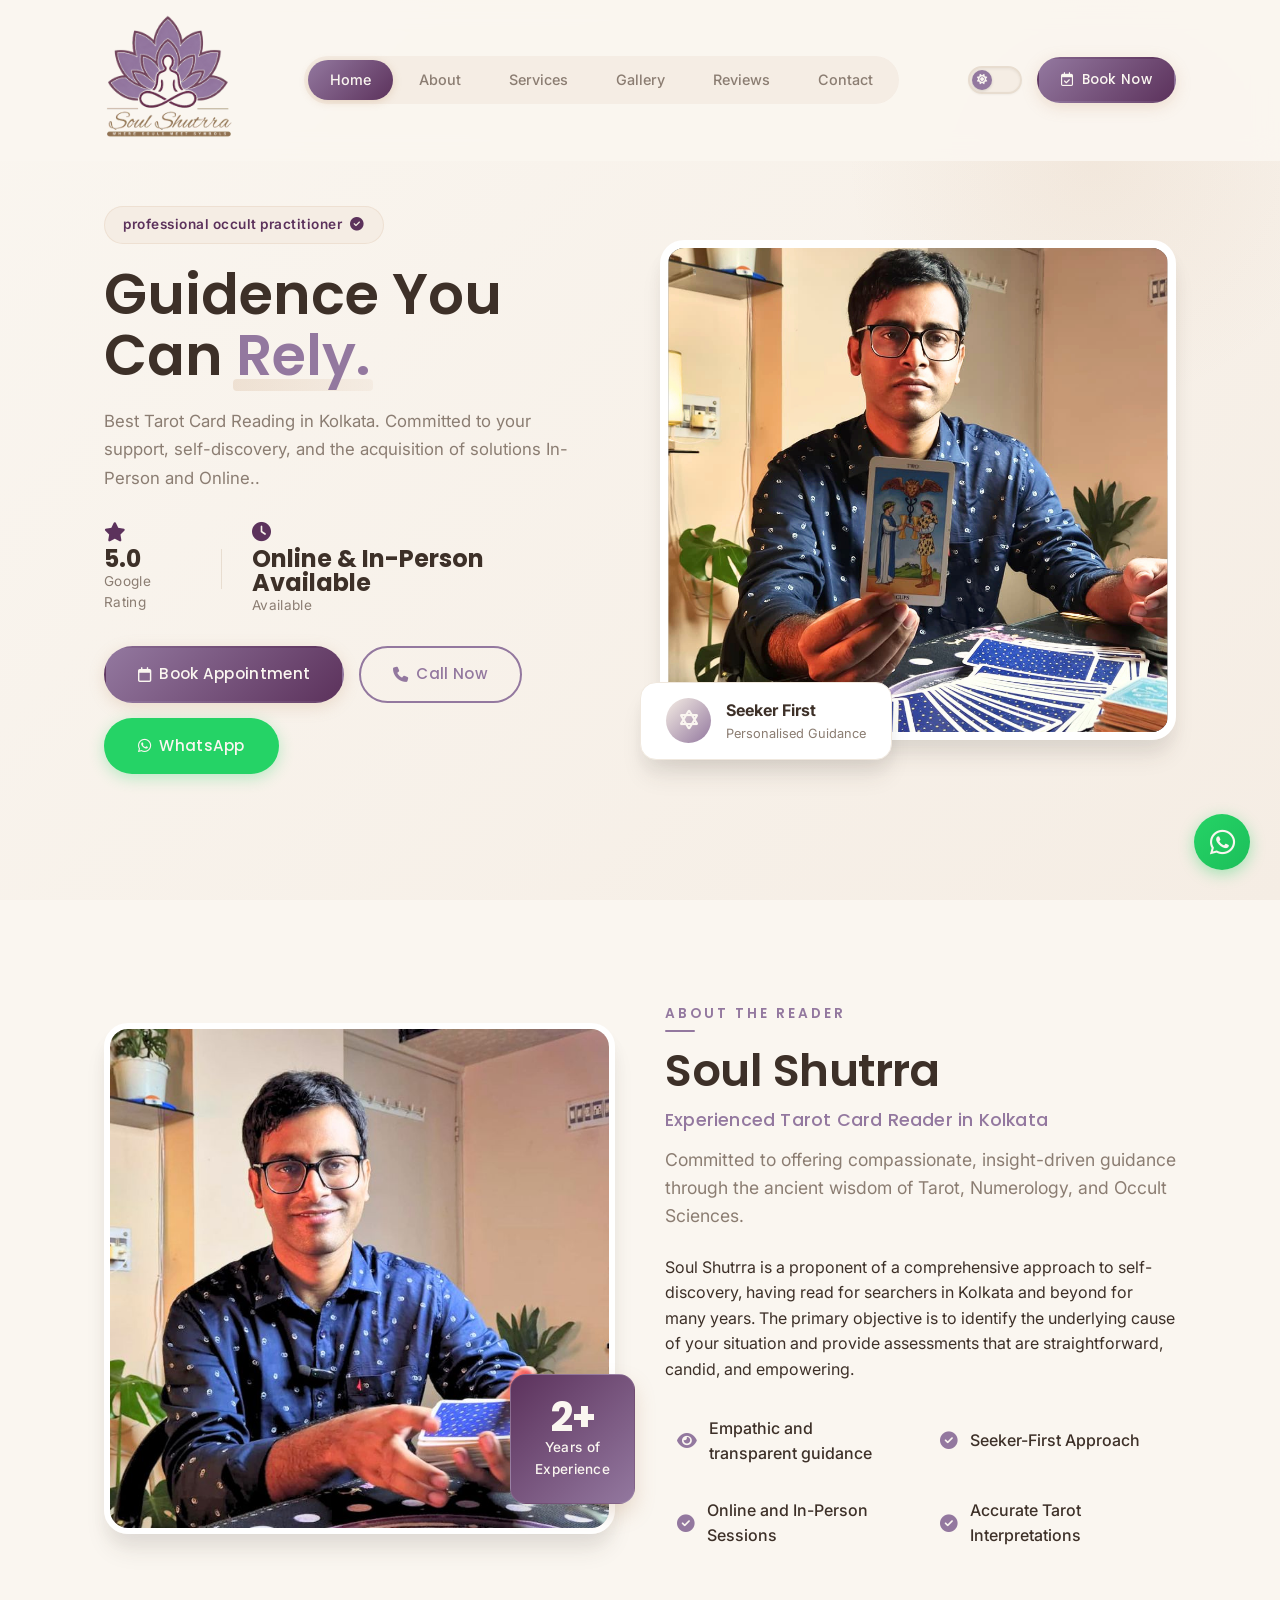
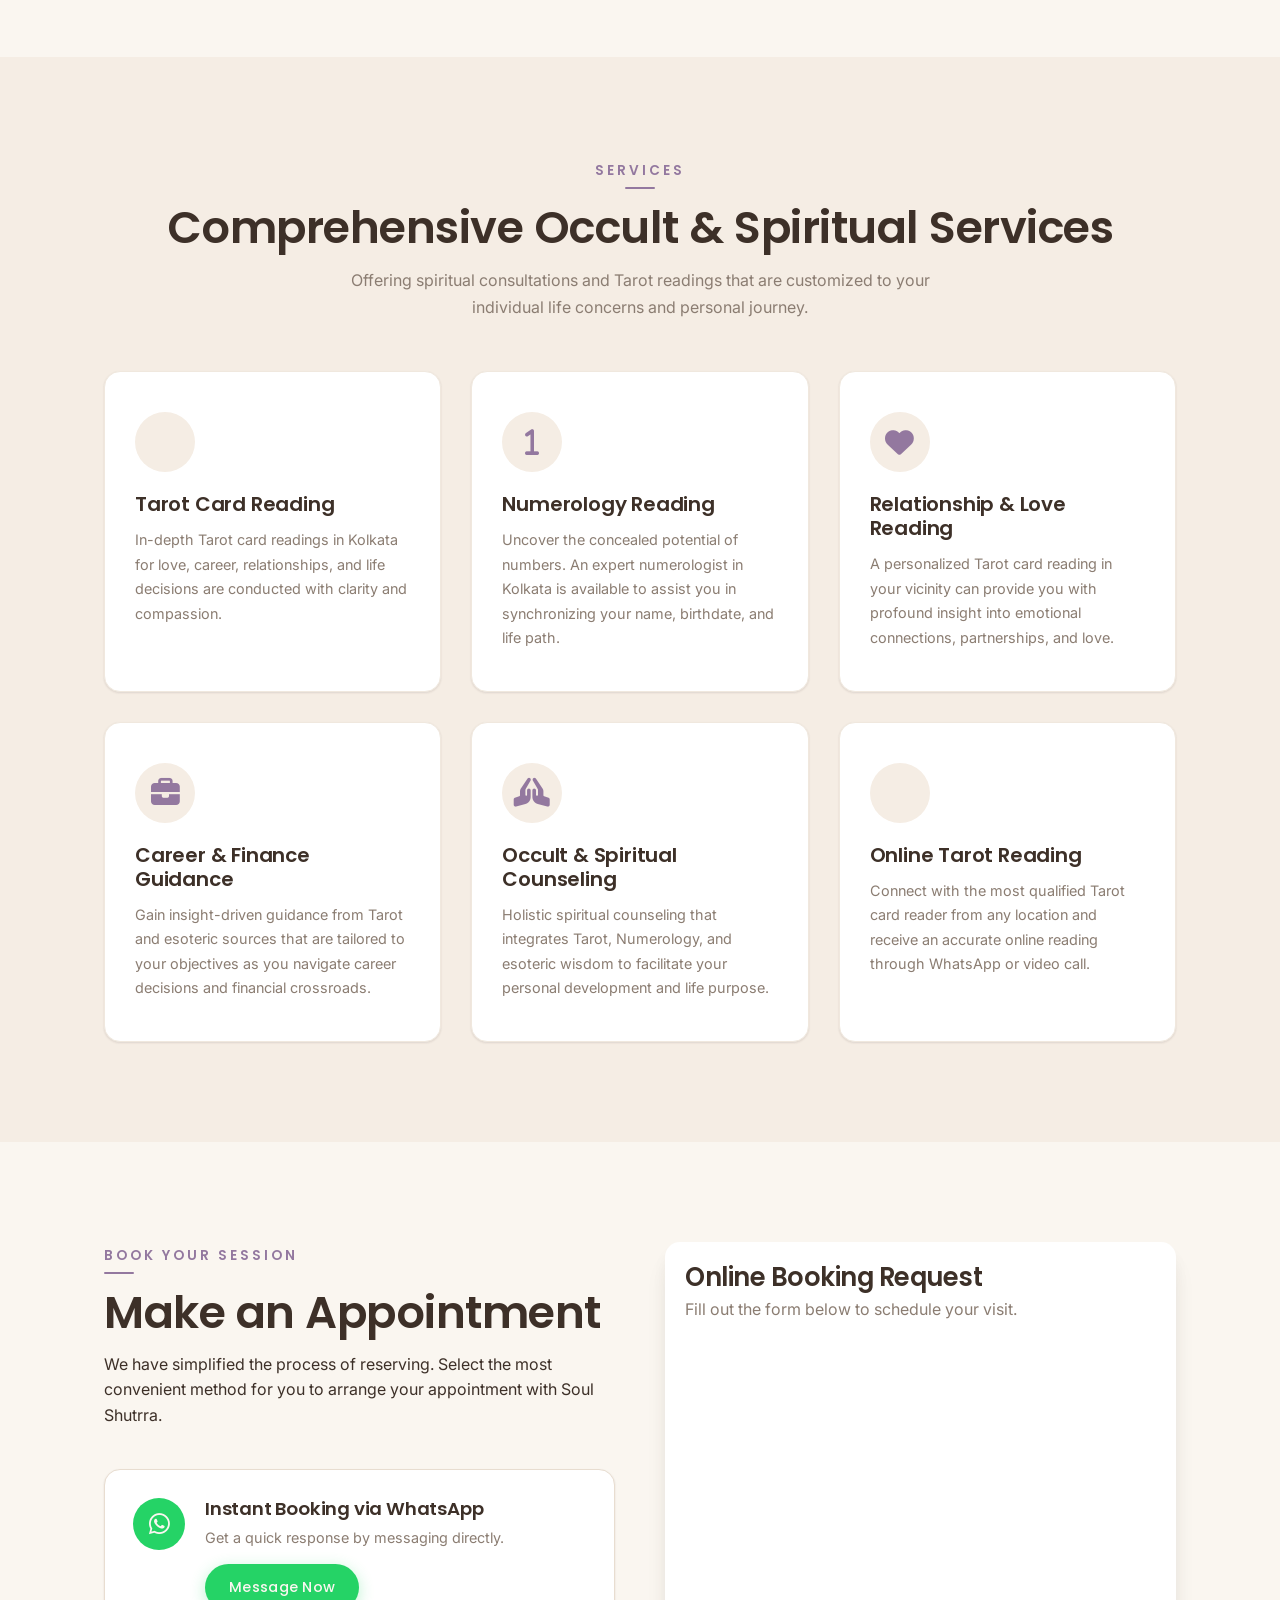
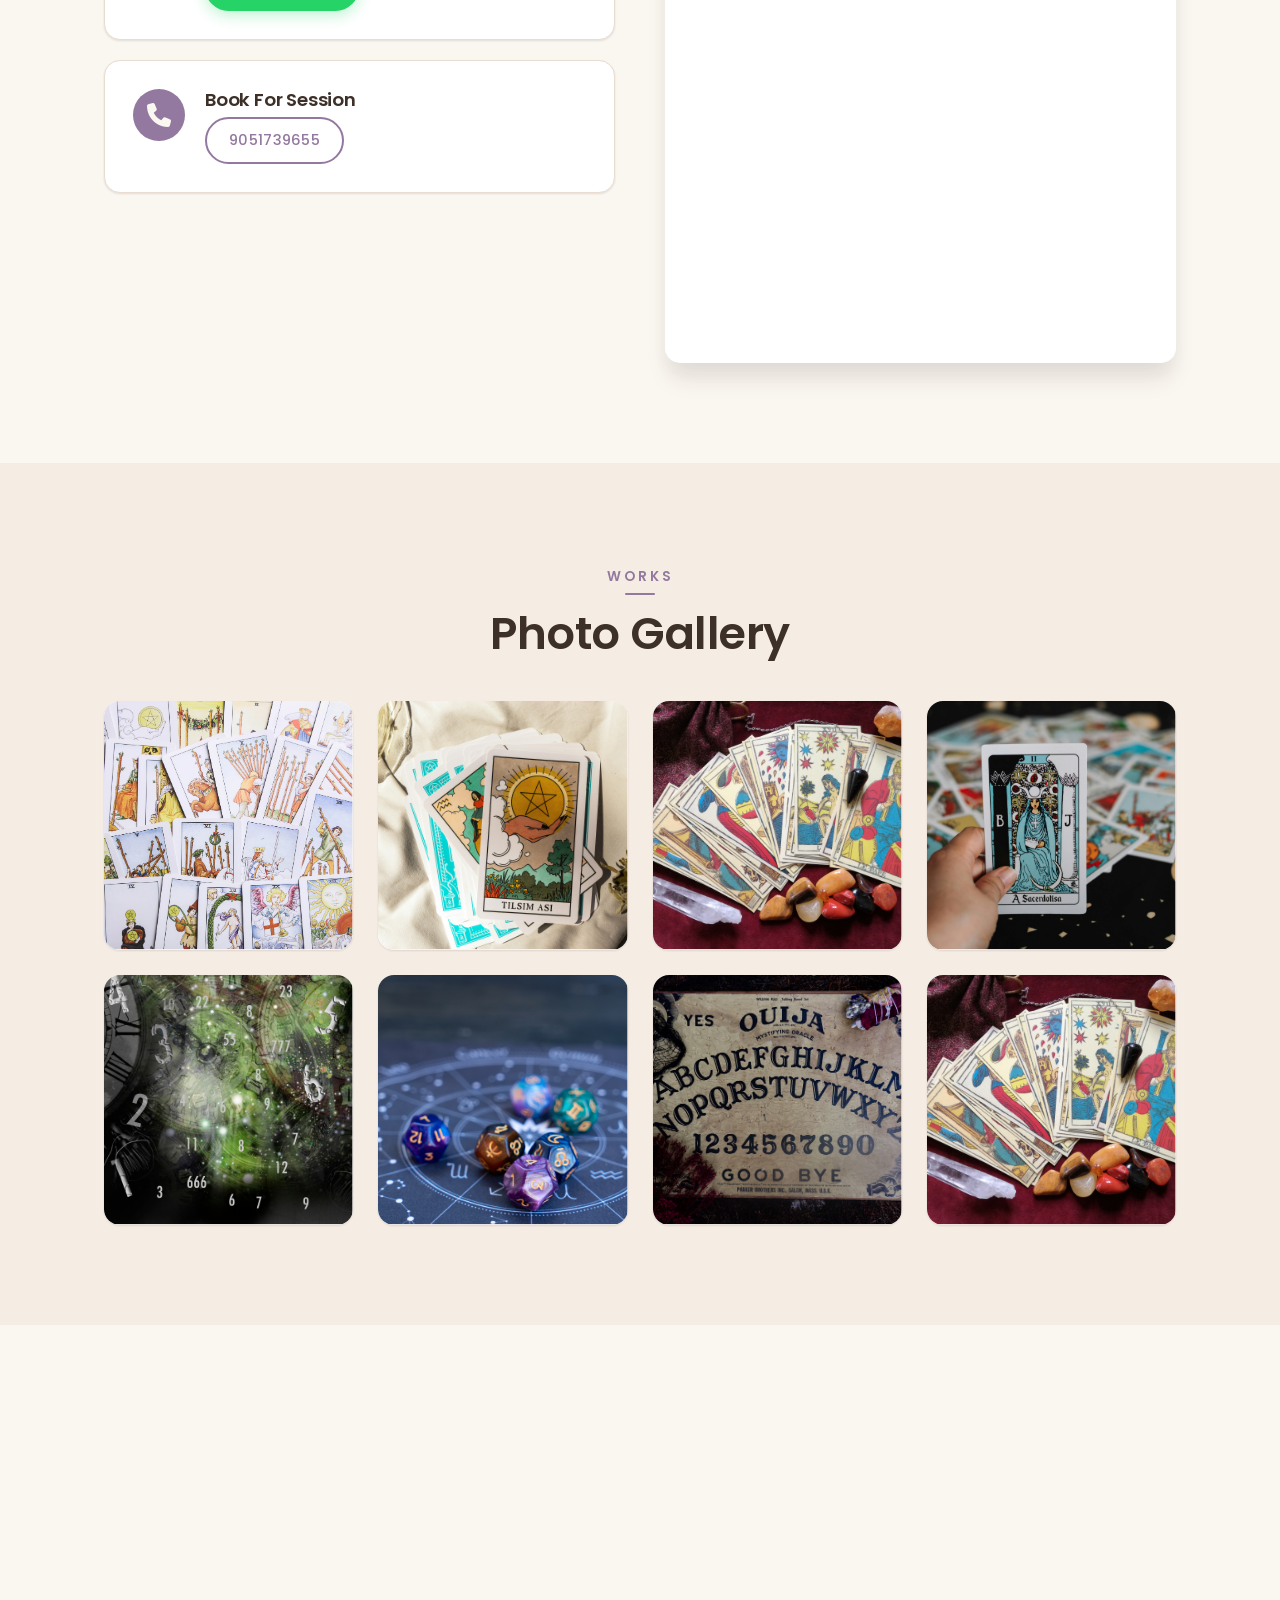
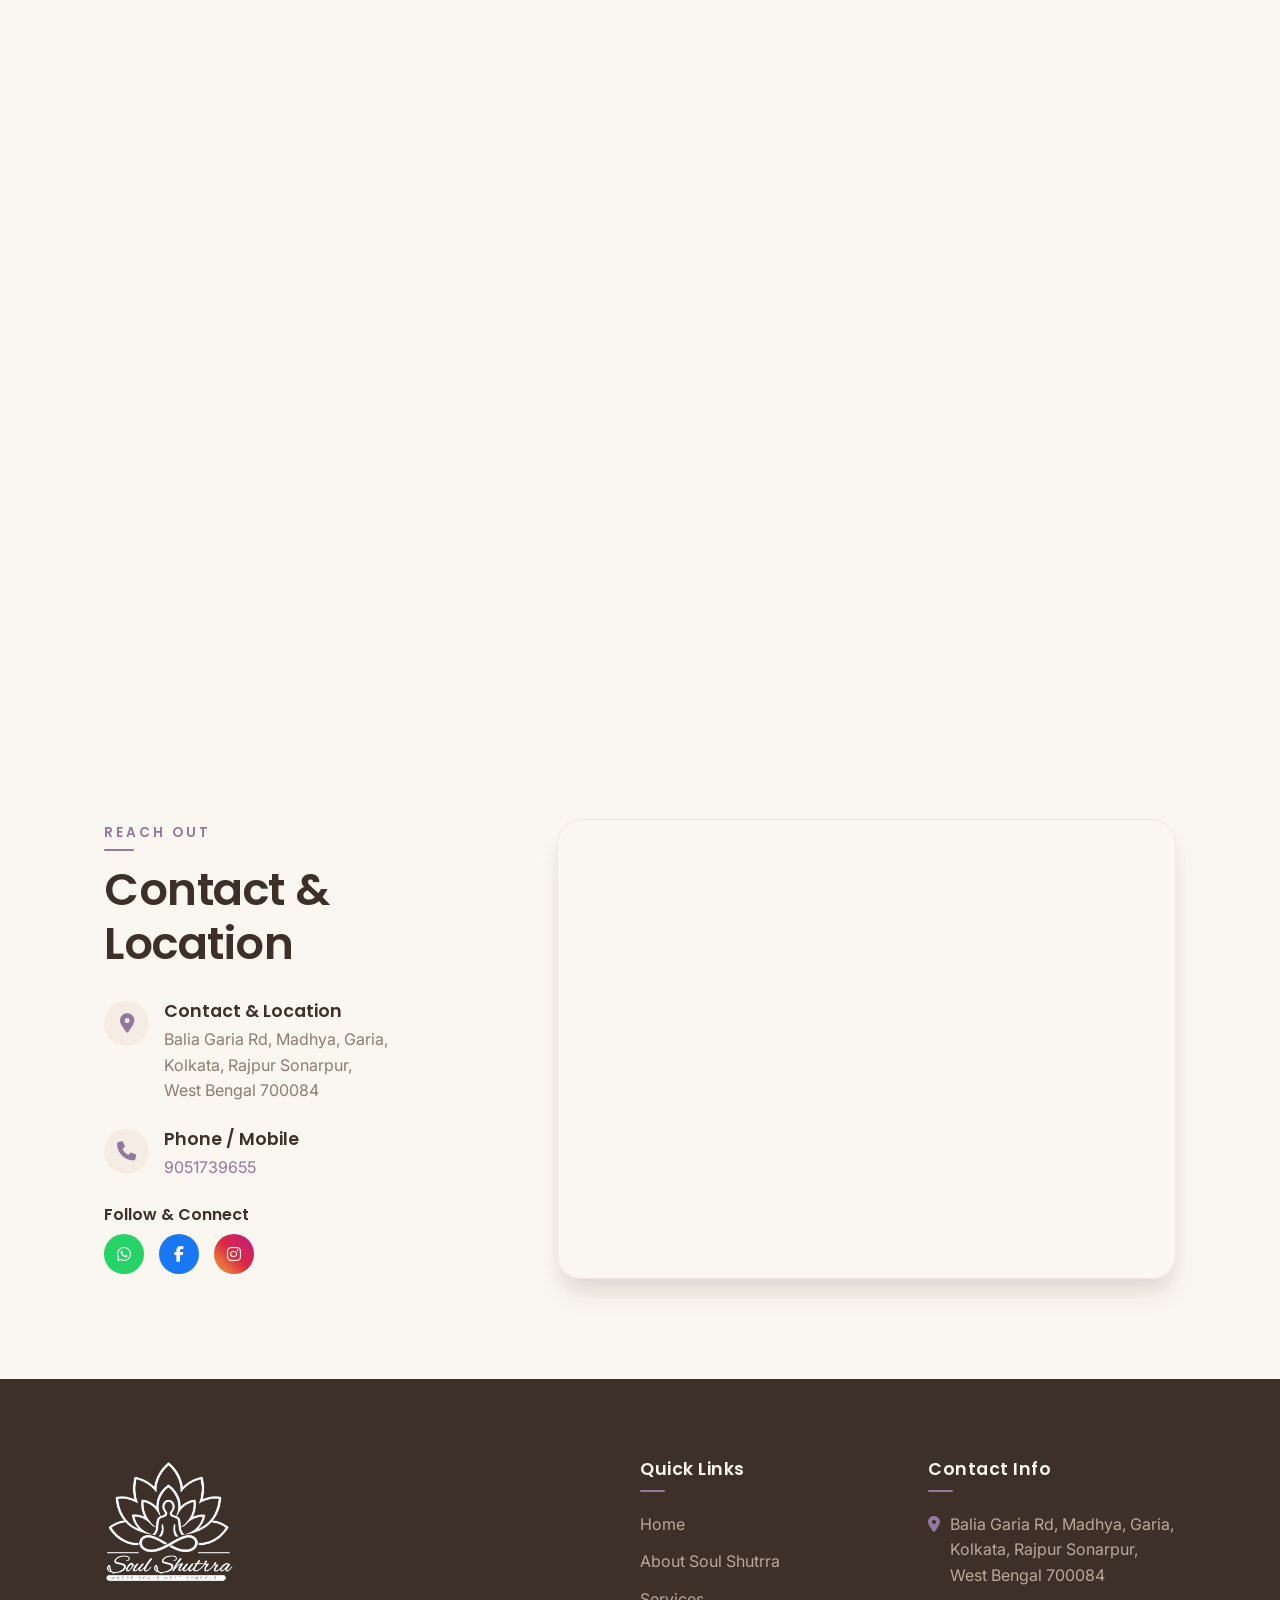
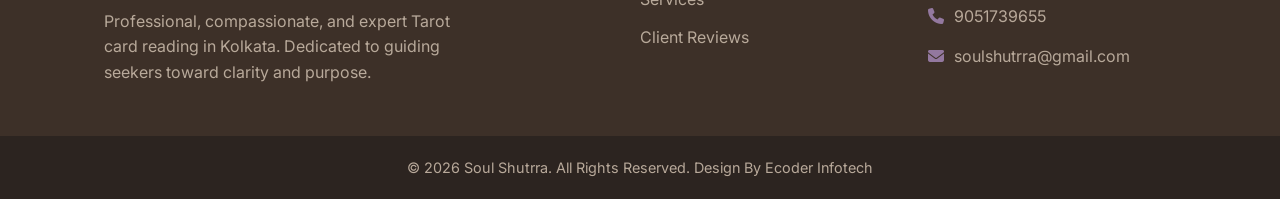
<file: index.html>
<!DOCTYPE html>
<html lang="en">
<head>
    <meta charset="UTF-8">
    <meta name="viewport" content="width=device-width, initial-scale=1.0">
    <title>Best Tarot Card Reader Near Me | Soul Shutrra Kolkata</title>
    <meta name="description" content="Soul Shutrra is Kolkata's trusted Tarot card reader offering in-person sessions in Garia and online Tarot card reading worldwide. Expert numerology guidance also available">
    
    <!-- Google Fonts -->
    <link rel="preconnect" href="https://fonts.googleapis.com">
    <link rel="preconnect" href="https://fonts.gstatic.com" crossorigin>
    <link href="https://fonts.googleapis.com/css2?family=Poppins:wght@300;400;500;600;700&family=Inter:wght@400;500;600&display=swap" rel="stylesheet">
    
    <!-- Font Awesome for Icons -->
    <link rel="stylesheet" href="https://cdnjs.cloudflare.com/ajax/libs/font-awesome/6.4.0/css/all.min.css">
    
    <!-- Styles CSS -->
    <link rel="stylesheet" href="styles.css">
</head>
<body>

    <!-- Header / Navbar -->
    <header class="header" id="header">
        <div class="container nav-container">
            <a href="#" class="logo">
                <img src="Soul Shuttra_Logo.svg" alt="Soul Shutrra Logo" class="logo-img">          
            </a>
            
            <nav class="navbar">
                <ul class="nav-links">
                    <li><a href="#home" class="active">Home</a></li>
                    <li><a href="#about">About</a></li>
                    <li><a href="#services">Services</a></li>
                    <li><a href="#gallery">Gallery</a></li>
                    <li><a href="#reviews">Reviews</a></li>
                    <li><a href="#contact">Contact</a></li>
                </ul>
            </nav>
            
            <div class="nav-actions">
                <button class="theme-switch" id="themeToggle" aria-label="Toggle theme">
                    <span class="theme-switch-track">
                        <span class="theme-switch-thumb">
                            <i class="fa-solid fa-sun"></i>
                            <i class="fa-solid fa-moon"></i>
                        </span>
                    </span>
                </button>
                <a href="#appointment" class="btn btn-primary btn-sm"><i class="fa-regular fa-calendar-check"></i> Book Now</a>
                <div class="mobile-menu-btn" id="mobileMenuBtn">
                    <i class="fa-solid fa-bars"></i>
                </div>
            </div>
        </div>
    </header>

    <!-- Mobile Nav -->
    <div class="mobile-nav" id="mobileNav">
        <div class="mobile-nav-header">
            <span class="logo-text">Soul Shutrra</span>
            <i class="fa-solid fa-xmark close-menu" id="closeMenuBtn"></i>
        </div>
        <ul class="mobile-nav-links">
            <li><a href="#home">Home</a></li>
            <li><a href="#about">About</a></li>
            <li><a href="#services">Services</a></li>
            <li><a href="#gallery">Gallery</a></li>
            <li><a href="#reviews">Reviews</a></li>
            <li><a href="#contact">Contact</a></li>
            <li><a href="#appointment" class="btn btn-primary" style="margin-top: 1rem; justify-content: center;">Book A Session</a></li>
        </ul>
    </div>

    <!-- Hero Section -->
    <section class="hero" id="home">
        <div class="container hero-container">
            <div class="hero-content reveal-left">
                <div class="badge"> professional occult practitioner <i class="fa-solid fa-check-circle"></i></div>
                <h1>Guidence You Can <span> Rely. </span></h1>
                <p>Best Tarot Card Reading in Kolkata. Committed to your support, self-discovery, and the acquisition of solutions In-Person and Online..</p>
                
                <div class="hero-stats">
                    <div class="stat">
                        <i class="fa-solid fa-star"></i>
                        <span class="stat-value">5.0</span>
                        <span class="stat-text">Google Rating</span>
                    </div>
                    <div class="stat">
                        <i class="fa-solid fa-clock"></i>
                        <span class="stat-value"> Online & In-Person
Available </span>
                        <span class="stat-text">Available</span>
                    </div>
                </div>
                
                <div class="hero-cta">
                    <a href="#appointment" class="btn btn-primary"><i class="fa-regular fa-calendar"></i> Book Appointment</a>
                    <a href="tel:09051739655" class="btn btn-outline"><i class="fa-solid fa-phone"></i> Call Now</a>
                    <a href="https://wa.link/prbghi" target="_blank" class="btn btn-whatsapp"><i class="fa-brands fa-whatsapp"></i> WhatsApp</a>
                </div>
            </div>
            <div class="hero-image reveal-right">
                <div class="image-wrapper">
                    <!-- Placeholder generic medical image -->
                    <img src="Hero_Image.svg" alt="Best Tarot Crad Reader In Garia" class="main-img">
                    <div class="floating-card highlight-card">
                        <div class="icon-box"><i class="fa-solid fa-star-of-david"></i></div>
                        <div class="card-text">
                            <strong>Seeker First</strong>
                            <span>Personalised Guidance</span>
                        </div>
                    </div>
                </div>
            </div>
        </div>
    </section>

    <!-- About Section -->
    <section class="about section-padding" id="about">
        <div class="container about-container">
            <div class="about-image reveal-left">
                <!-- Using another high-quality placeholder -->
                <img src="Soul Shutrra Img.jpg" alt="Tarot Consultation" class="rounded-image shadow-lg">
                <div class="experience-badge">
                    <span class="number">2+</span>
                    <span class="text">Years of<br>Experience</span>
                </div>
            </div> 
            <div class="about-content reveal-right">
                <h4 class="section-subtitle">ABOUT THE READER</h4>
                <h2 class="section-title">Soul Shutrra</h2>
                <h3 class="profession-title">Experienced Tarot Card Reader in Kolkata</h3>
                
                <p class="lead-text">Committed to offering compassionate, insight-driven guidance through the ancient wisdom of Tarot, Numerology, and Occult Sciences.</p>
                <p>Soul Shutrra is a proponent of a comprehensive approach to self-discovery, having read for searchers in Kolkata and beyond for many years. The primary objective is to identify the underlying cause of your situation and provide assessments that are straightforward, candid, and empowering.</p>
                
                <ul class="about-features">
                    <li><i class="fa-solid fa-eye"></i> Empathic and transparent guidance</li>
                    <li><i class="fa-solid fa-circle-check"></i> Seeker-First Approach</li>
                    <li><i class="fa-solid fa-circle-check"></i> Online and In-Person Sessions</li>
                    <li><i class="fa-solid fa-circle-check"></i> Accurate Tarot Interpretations</li>
                </ul>
            </div>
        </div>
    </section>

    <!-- Services Section -->
    <section class="services section-padding bg-light" id="services">
        <div class="container">
            <div class="section-header text-center reveal-bottom">
                <h4 class="section-subtitle">SERVICES</h4>
                <h2 class="section-title">Comprehensive Occult & Spiritual Services</h2>
                <p>Offering spiritual consultations and Tarot readings that are customized to your individual life concerns and personal journey.</p>
            </div>
            
            <div class="services-grid">
                <!-- Service 1 -->
                <div class="service-card reveal-bottom" style="transition-delay: 0.1s;">
                    <div class="service-icon"><i class="fa-regular fa-cards-blank"></i></div>
                    <h3>Tarot Card Reading</h3>
                    <p>In-depth Tarot card readings in Kolkata for love, career, relationships, and life decisions are conducted with clarity and compassion.</p>
                </div>
                <!-- Service 2 -->
                <div class="service-card reveal-bottom" style="transition-delay: 0.2s;">
                    <div class="service-icon"><i class="fa-sharp fa-solid fa-1"></i></div>
                    <h3>Numerology Reading</h3>
                    <p>Uncover the concealed potential of numbers. An expert numerologist in Kolkata is available to assist you in synchronizing your name, birthdate, and life path.</p>
                </div>
                <!-- Service 3 -->
                <div class="service-card reveal-bottom" style="transition-delay: 0.3s;">
                    <div class="service-icon"><i class="fa-solid fa-heart"></i></div>
                    <h3>Relationship & Love Reading</h3>
                    <p>A personalized Tarot card reading in your vicinity can provide you with profound insight into emotional connections, partnerships, and love.</p>
                </div>
                <!-- Service 4 -->
                <div class="service-card reveal-bottom" style="transition-delay: 0.4s;">
                    <div class="service-icon"><i class="fa-solid fa-briefcase"></i></div>
                    <h3>Career & Finance Guidance</h3>
                    <p>Gain insight-driven guidance from Tarot and esoteric sources that are tailored to your objectives as you navigate career decisions and financial crossroads.</p>
                </div>
                <!-- Service 5 -->
                <div class="service-card reveal-bottom" style="transition-delay: 0.5s;">
                    <div class="service-icon"><i class="fa-duotone fa-solid fa-hands-praying"></i></div>
                    <h3>Occult & Spiritual Counseling</h3>
                    <p>Holistic spiritual counseling that integrates Tarot, Numerology, and esoteric wisdom to facilitate your personal development and life purpose.</p>
                </div>
                <!-- Service 6 -->
                <div class="service-card reveal-bottom" style="transition-delay: 0.6s;">
                    <div class="service-icon"><i class="fa-duotone fa-solid fa-cards-blank"></i></div>
                    <h3>Online Tarot Reading</h3>
                    <p>Connect with the most qualified Tarot card reader from any location and receive an accurate online reading through WhatsApp or video call.</p>
                </div>
            </div>
        </div>
    </section>

    <!-- Appointment Section -->
    <section class="appointment section-padding" id="appointment">
        <div class="container appointment-container">
            <div class="appointment-content reveal-left">
                <h4 class="section-subtitle">BOOK YOUR SESSION</h4>
                <h2 class="section-title">Make an Appointment</h2>
                <p>We have simplified the process of reserving. Select the most convenient method for you to arrange your appointment with Soul Shutrra.</p>
                
                <div class="booking-options">
                    <div class="booking-card">
                        <div class="booking-icon whatsapp-bg"><i class="fa-brands fa-whatsapp"></i></div>
                        <div class="booking-text">
                            <h3>Instant Booking via WhatsApp</h3>
                            <p>Get a quick response by messaging directly.</p>
                            <a href="https://wa.link/prbghi" target="_blank" class="btn btn-whatsapp sm-btn">Message Now</a>
                        </div>
                    </div>
                    
                    <div class="booking-card">
                        <div class="booking-icon phone-bg"><i class="fa-solid fa-phone"></i></div>
                        <div class="booking-text">
                            <h3>Book For Session</h3>
                            
                            <a href="tel:9051739655" class="btn btn-outline sm-btn">9051739655</a>
                        </div>
                    </div>
                </div>
            </div>
            
            <div class="appointment-form-container reveal-right">
                <div class="form-wrapper" style="padding: 0; background: var(--bg-card); border-radius: 15px;">
                    <h3 style="padding: 20px 20px 0 20px; margin-bottom: 5px;">Online Booking Request</h3>
                    <p class="form-desc" style="padding: 0 20px 15px 20px;">Fill out the form below to schedule your visit.</p>
                    
                    <div class="google-form-container" style="position: relative; width: 100%; -webkit-overflow-scrolling: touch;">
                        <iframe 
                            src="https://docs.google.com/forms/d/e/1FAIpQLSdABGAC43YPkzi7gd4VN8W-xAUZurLB0f06bYMhQs6ki6G6uA/viewform?usp=publish-editor" 
                            width="100%" 
                            height="100%" 
                            frameborder="0" 
                            marginheight="0" 
                            marginwidth="0"
                            style="border: none;">
                            Loading…
                        </iframe>
                    </div>
                    </div>
                </div>
            </div>
        </section>

    <!-- Gallery Section -->
    <section class="gallery section-padding bg-light" id="gallery">
        <div class="container">
            <div class="section-header text-center reveal-bottom">
                <h4 class="section-subtitle">Works</h4>
                <h2 class="section-title">Photo Gallery</h2>
                
            </div>
            
            <div class="gallery-grid" id="photoGallery">
                <!-- Images will be injected here via script.js for easy bulk updating -->
            </div>
        </div>
    </section>

    <!-- Reviews Section -->
    <section class="reviews section-padding" id="reviews">
        <div class="container text-center reveal-bottom">
            <h4 class="section-subtitle">Testimonials</h4>
            <h2 class="section-title">What My Clients Say</h2>
            <div class="rating-summary">
                <div class="stars">
                    <i class="fa-solid fa-star"></i>
                    <i class="fa-solid fa-star"></i>
                    <i class="fa-solid fa-star"></i>
                    <i class="fa-solid fa-star"></i>
                    <i class="fa-solid fa-star"></i>
                </div>
                <span><strong>5.0</strong> out of 5 based on 15 Google Reviews</span>
            </div>
            
            <div class="reviews-slider-container">
                <div class="reviews-track" id="reviewsTrack">
                    <!-- Review 1 -->
                    <div class="review-card">
                        <div class="quote-icon"><i class="fa-solid fa-quote-left"></i></div>
                        <p class="review-text">"Recently I had a session with Soul Shrutra. Before that, I was quite confused about my career and a few other things. But after the session, I can honestly say it was worth it. Thank you, Mr. Anupam, for guiding me onto the right path. Highly recommended. In my opinion, he is the best tarot card reader in Kolkata. A must-visit!"</p>
                        <div class="reviewer-info">
                            <div class="reviewer-avatar">S</div>
                            <div class="reviewer-details">
                                <h4>Subha Mondal</h4>
                                <div class="stars sm-stars">
                                    <i class="fa-solid fa-star"></i><i class="fa-solid fa-star"></i><i class="fa-solid fa-star"></i><i class="fa-solid fa-star"></i><i class="fa-solid fa-star"></i>
                                </div>
                            </div>
                        </div>
                    </div>
                    
                    <!-- Review 2 -->
                    <div class="review-card">
                        <div class="quote-icon"><i class="fa-solid fa-quote-left"></i></div>
                        <p class="review-text">"I was searching for a tarot card reader near me
when I found Soul Shutrra, and I'm so glad I booked a session. Mr. Anupam is kind, knowledgeable, and incredibly accurate with his readings. The guidance I received regarding my career and personal life was practical and reassuring. I left the session feeling much more positive. Highly recommended to anyone looking for genuine tarot guidance."</p>
                        <div class="reviewer-info">
                            <div class="reviewer-avatar">P</div>
                            <div class="reviewer-details">
                                <h4>Puja Karmakar</h4>
                                <div class="stars sm-stars">
                                    <i class="fa-solid fa-star"></i><i class="fa-solid fa-star"></i><i class="fa-solid fa-star"></i><i class="fa-solid fa-star"></i><i class="fa-solid fa-star"></i>
                                </div>
                            </div>
                        </div>
                    </div>
                    
                    <!-- Review 3 -->
                    <div class="review-card">
                        <div class="quote-icon"><i class="fa-solid fa-quote-left"></i></div>
                        <p class="review-text">"If you're searching for a tarot card reader in Garia, Soul Shutrra is definitely worth visiting. My session with Mr. Anupam exceeded my expectations. He listened patiently, explained every card in detail, and gave me clear direction about my career and relationships. I genuinely felt a sense of relief after the consultation. Thank you for such an amazing experience. Highly recommended!"</p>
                        <div class="reviewer-info">
                            <div class="reviewer-avatar">S</div>
                            <div class="reviewer-details">
                                <h4>Subhajit Ghosh</h4>
                                <div class="stars sm-stars">
                                    <i class="fa-solid fa-star"></i><i class="fa-solid fa-star"></i><i class="fa-solid fa-star"></i><i class="fa-solid fa-star"></i><i class="fa-solid fa-star"></i>
                                </div>
                            </div>
                        </div>
                    </div>
                </div>
                
                <div class="slider-controls">
                    <button class="slider-btn prev-btn" id="prevReview"><i class="fa-solid fa-chevron-left"></i></button>
                    <div class="slider-dots" id="sliderDots"></div>
                    <button class="slider-btn next-btn" id="nextReview"><i class="fa-solid fa-chevron-right"></i></button>
                </div>
            </div>
        </div>
    </section>

    <!-- Map & Contact Section -->
    <section class="contact section-padding" id="contact">
        <div class="container">
            <div class="contact-grid">
                <div class="contact-info reveal-left">
                    <h4 class="section-subtitle">Reach Out</h4>
                    <h2 class="section-title">Contact & Location</h2>
                    
                  <!--  <div class="location-tabs mb-4">
                        <button class="tab-btn active" onclick="switchMap(0)">HOME Clinic</button>
                        <button class="tab-btn" onclick="switchMap(1)">COSMOS-clinic</button>
                        <button class="tab-btn" onclick="switchMap(2)">M M Puhan</button>          
                    </div>-->
    
                    <div class="info-list">
                        <div class="info-item">
                            <div class="info-icon"><i class="fa-solid fa-location-dot"></i></div>
                            <div class="info-content">
                                <h4 id="loc-title">Contact &
Location</h4>
                                <p id="loc-addr">Balia Garia Rd, Madhya, Garia,<br>Kolkata, Rajpur Sonarpur,<br>West Bengal 700084<br></p>
                            </div>
                        </div>
                        
                        <div class="info-item">
                            <div class="info-icon"><i class="fa-solid fa-phone"></i></div>
                            <div class="info-content">
                                <h4>Phone / Mobile</h4>
                                <p><a href="tel:9051739655">9051739655</a></p>
                            </div>
                        </div>
                        
                    </div>
                    
                    <div class="social-links mt-4">
                        <h4>Follow & Connect</h4>
                        <div class="social-icons">
                            <a href="https://wa.link/prbghi" target="_blank" class="social-icon whatsapp" aria-label="WhatsApp"><i class="fa-brands fa-whatsapp"></i></a>
                            <a href="https://www.facebook.com/people/Soul-Shutrra/61590416442716/" class="social-icon facebook" aria-label="Facebook"><i class="fa-brands fa-facebook-f"></i></a>
                            <a href="https://www.instagram.com/soulshutrra?igsh=N2thMWU3em9uMGsx" class="social-icon instagram" aria-label="Instagram"><i class="fa-brands fa-instagram"></i></a>
                        </div>
                    </div>
                </div>
                
                <div class="map-container reveal-right shadow-lg">
				<iframe src="https://www.google.com/maps/embed?pb=!1m18!1m12!1m3!1d3687.0412535081387!2d88.39774779999999!3d22.465083999999997!2m3!1f0!2f0!3f0!3m2!1i1024!2i768!4f13.1!3m3!1m2!1s0x3a0271ed1186be27%3A0xa2f0ef166fb9c117!2sSoul%20Shutrra!5e0!3m2!1sen!2sin!4v1780941699214!5m2!1sen!2sin" width="600" height="450" style="border:0;" allowfullscreen="" loading="lazy" referrerpolicy="no-referrer-when-downgrade"></iframe> 
                  <!-- <iframe 
                        id="map-frame"
                        src /;lllllllllllllllllllllllllllllllllllllllllllllllllll="https://www.google.com/maps/embed?pb=!1m18!1m12!1m3!1d3684.1456455613386!2d88.394879!3d22.573656!2m3!1f0!2f0!3f0!3m2!1i1024!2i768!4f13.1!3m3!1m2!1s0x0%3A0x0!2zMjLCsDM0JzI1LjIiTiA4OMKwMjMnNDEuNiJF!5e0!3m2!1sen!2sin!4v1710000000000!5m2!1sen!2sin" 
                        width="100%" 
                        height="100%" 
                        style="border:0;" 
                        allowfullscreen="" 
                        loading="lazy" 
                        referrerpolicy="no-referrer-when-downgrade">
                    </iframe>   -->                
                </div>
            </div>
        </div>
    </section>

    <!-- Footer -->
    <footer class="footer">
        <div class="container footer-container">
            <div class="footer-col">
                <a href="#" class="footer-logo">
                    <img src="Soul-Shutrra-White-Logo.svg" alt="Soul Shutrra" class="logo-img">
                </a>
                <p class="footer-desc">Professional, compassionate, and expert Tarot card reading in Kolkata. Dedicated to guiding seekers toward clarity and purpose.</p>
            </div>
            
            <div class="footer-col">
                <h4>Quick Links</h4>
                <ul class="footer-links">
                    <li><a href="#home">Home</a></li>
                    <li><a href="#about">About Soul Shutrra</a></li>
                    <li><a href="#services">Services</a></li>
                    <li><a href="#reviews">Client Reviews</a></li>
                </ul>
            </div>
            
            <div class="footer-col">
                <h4>Contact Info</h4>
                <ul class="footer-contact">
                    <li><i class="fa-solid fa-location-dot"></i>Balia Garia Rd, Madhya, Garia,
Kolkata, Rajpur Sonarpur,
West Bengal 700084</li>
                    <li><i class="fa-solid fa-phone"></i> 9051739655</li>
                    <li><i class="fa-solid fa-envelope"></i>soulshutrra@gmail.com</li>
                </ul>
            </div>
        </div>
        <div class="footer-bottom">
            <div class="container text-center">
                <p>&copy; 2026 Soul Shutrra. All Rights Reserved. Design By Ecoder Infotech </p>
            </div>
        </div>
    </footer>

    <!-- Floating WhatsApp Button -->
    <a href="https://wa.link/prbghi" target="_blank" class="floating-wa" aria-label="Chat on WhatsApp">
        <i class="fa-brands fa-whatsapp"></i>
    </a>

    <!-- Sticky Book Appointment Mobile -->
    <div class="mobile-sticky-cta">
        <a href="#appointment" class="btn btn-primary w-100">Book A Session</a>
    </div>

    <!-- Script JS -->
    <script src="script.js"></script>
</body>
</html>
</file>
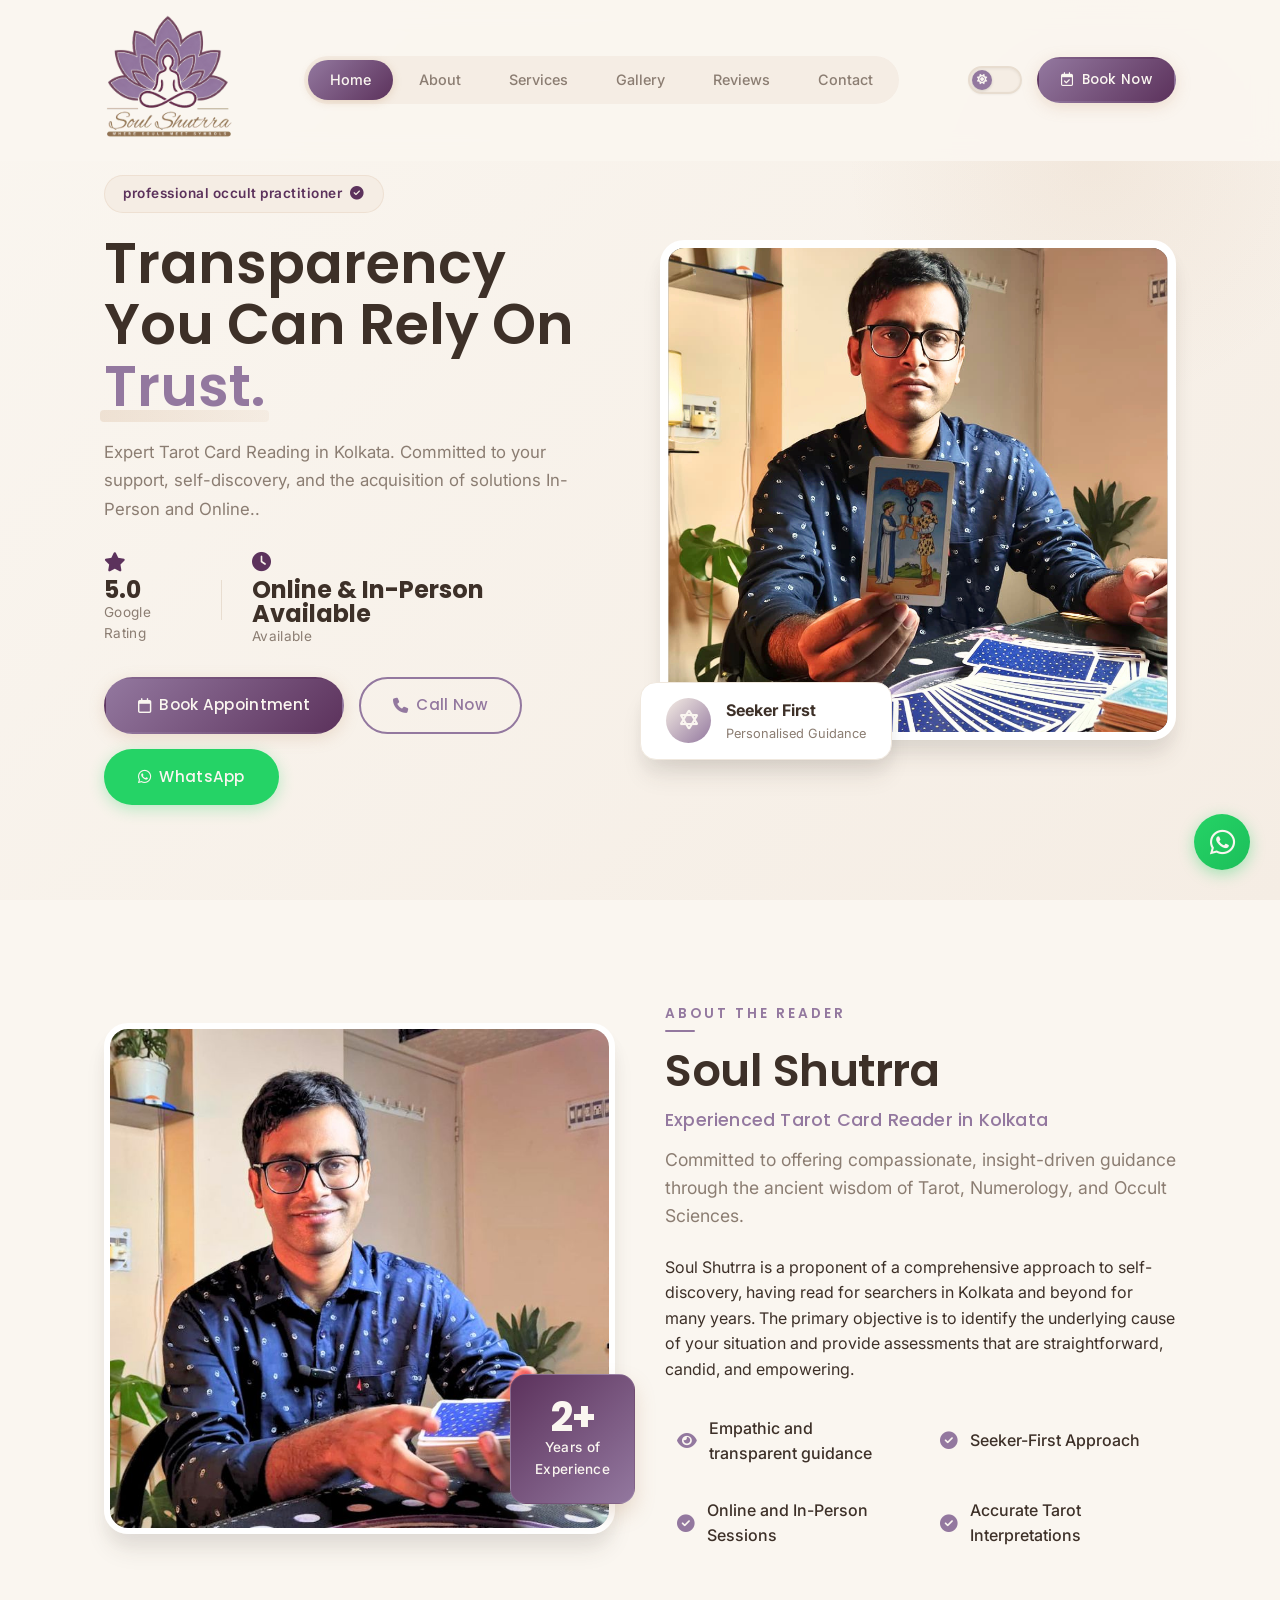
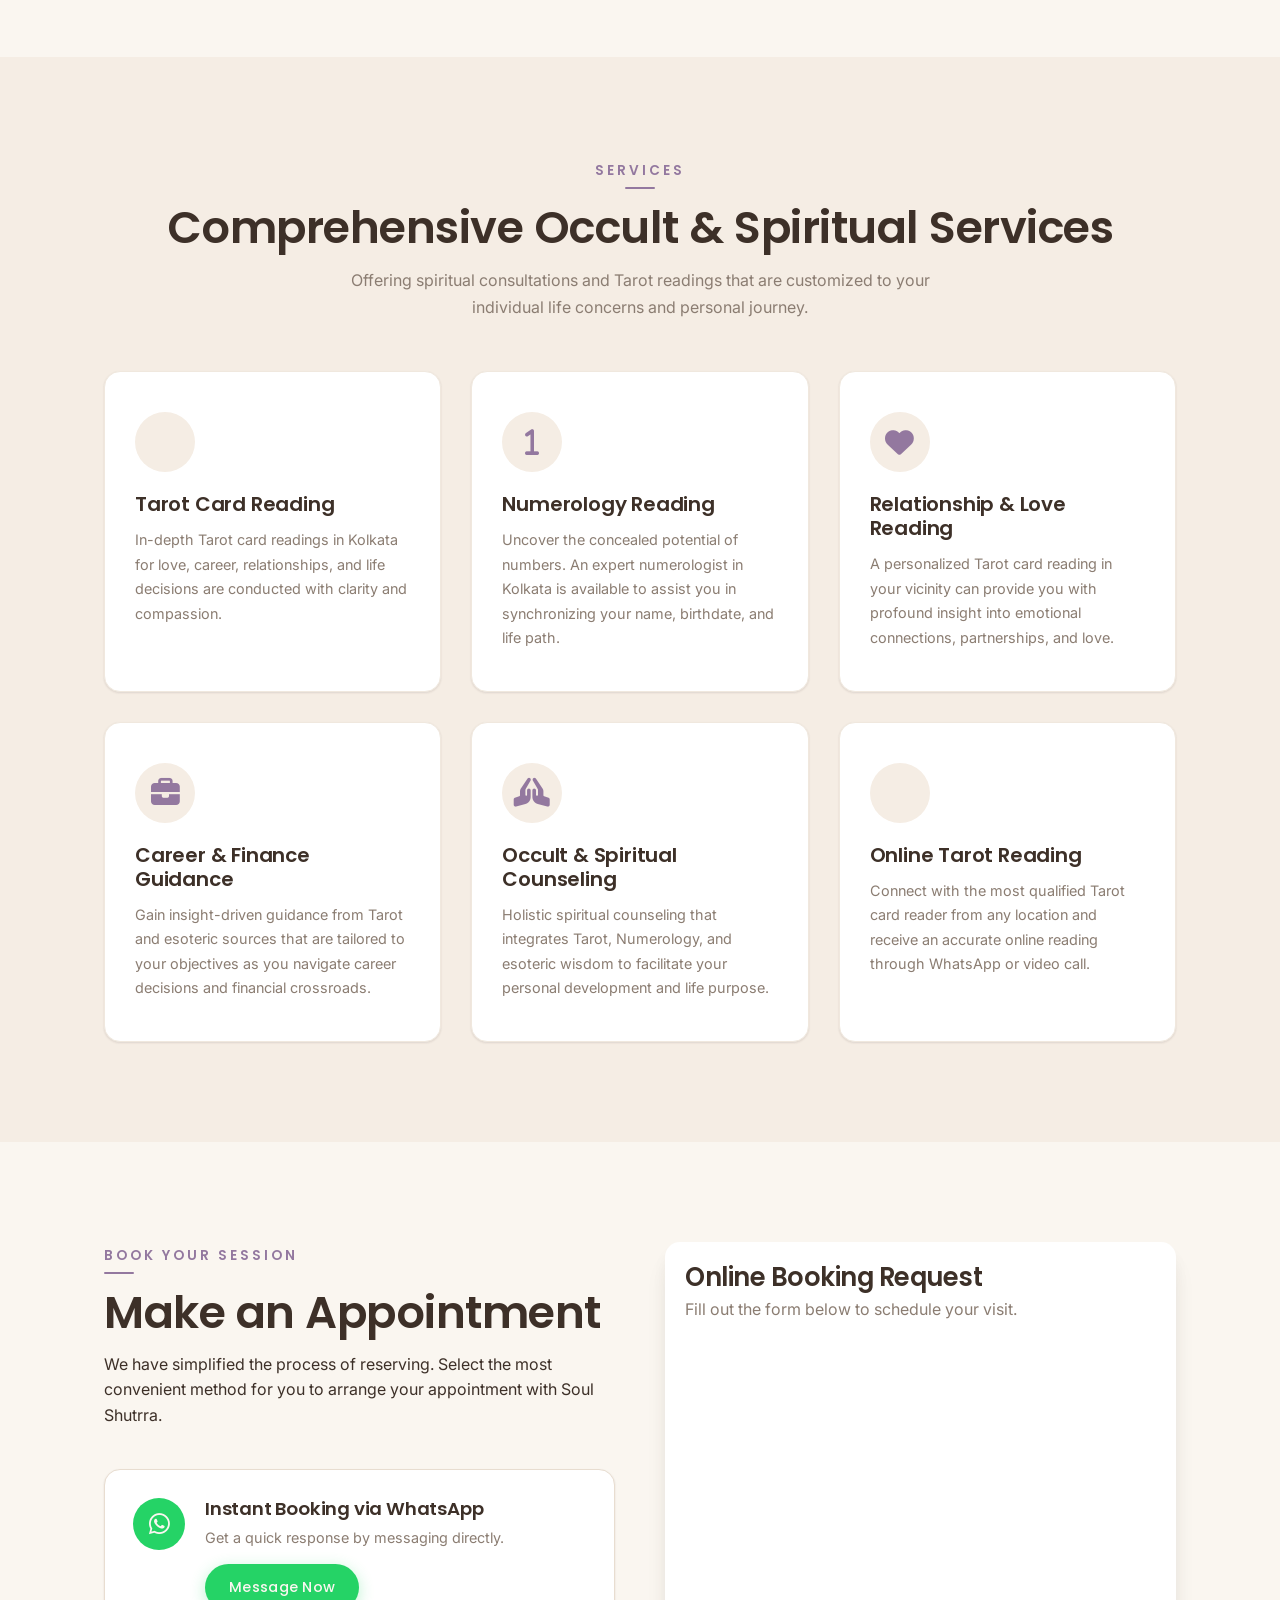
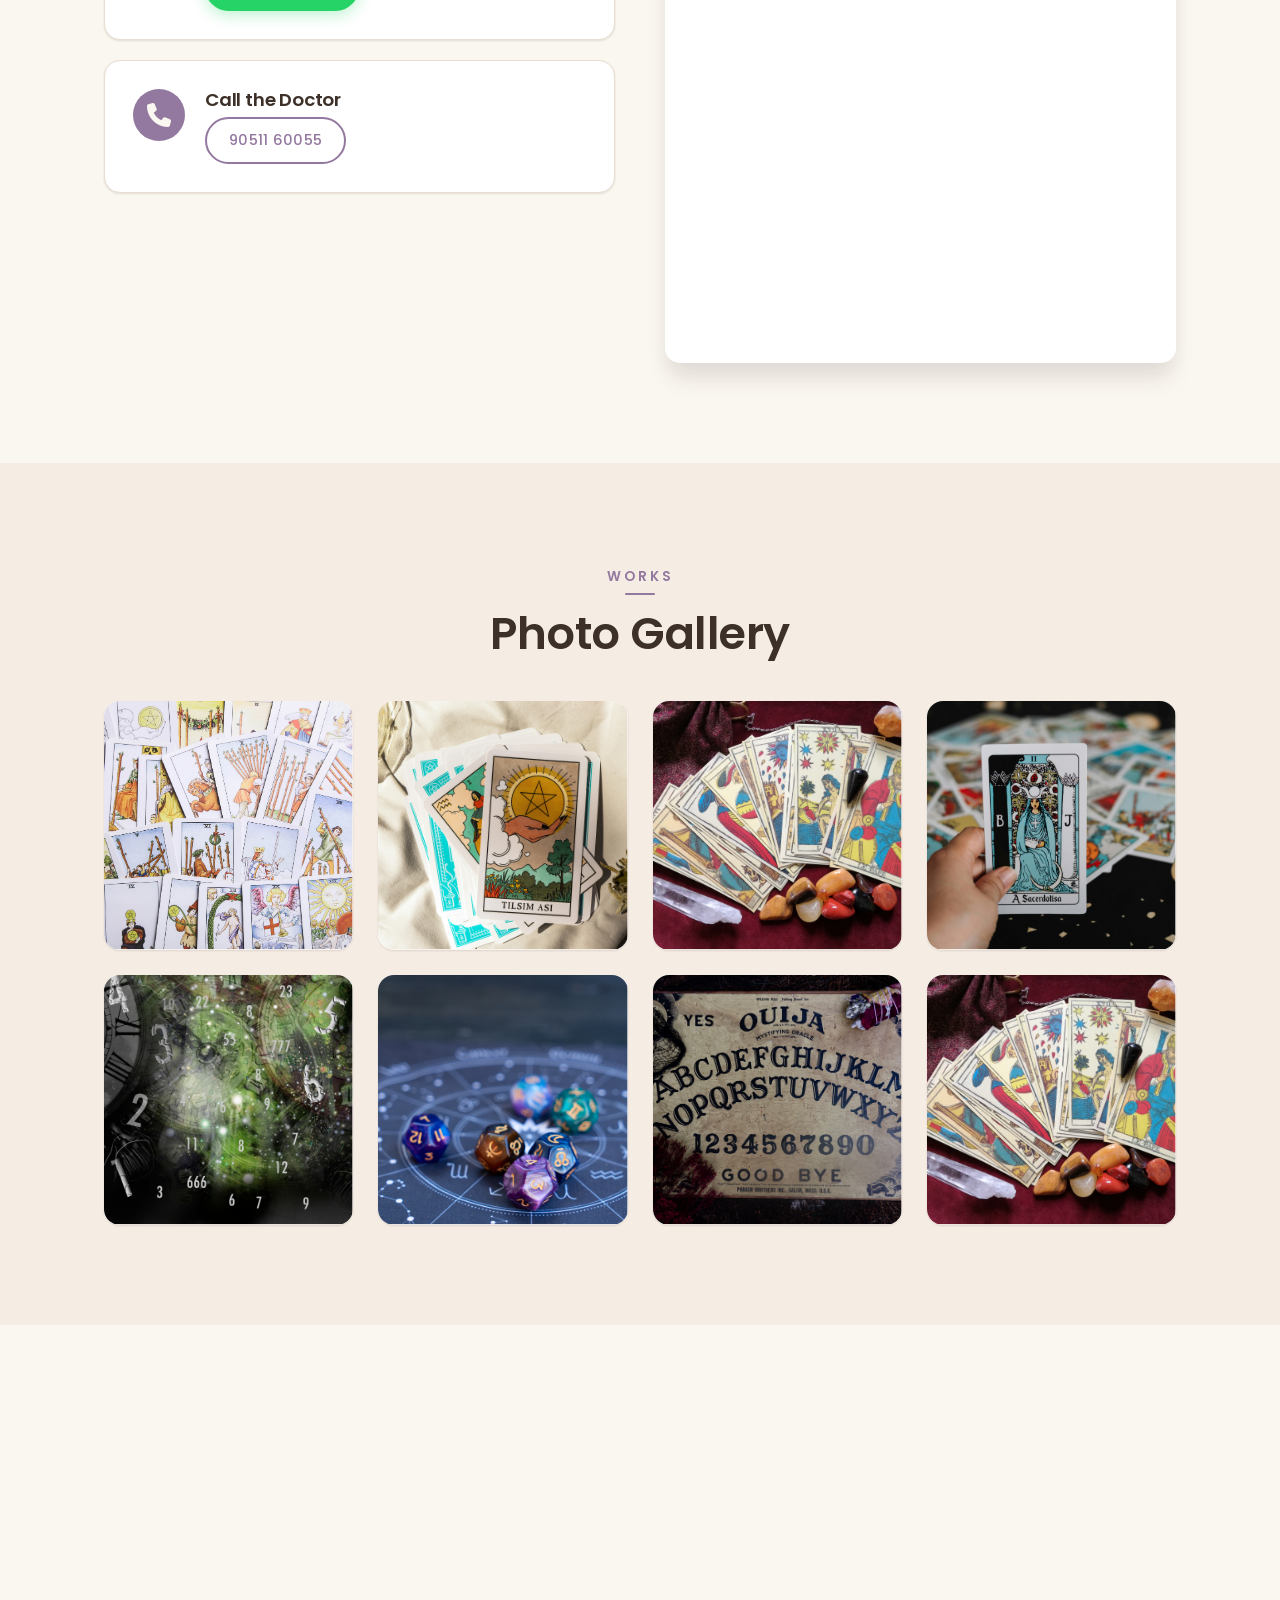
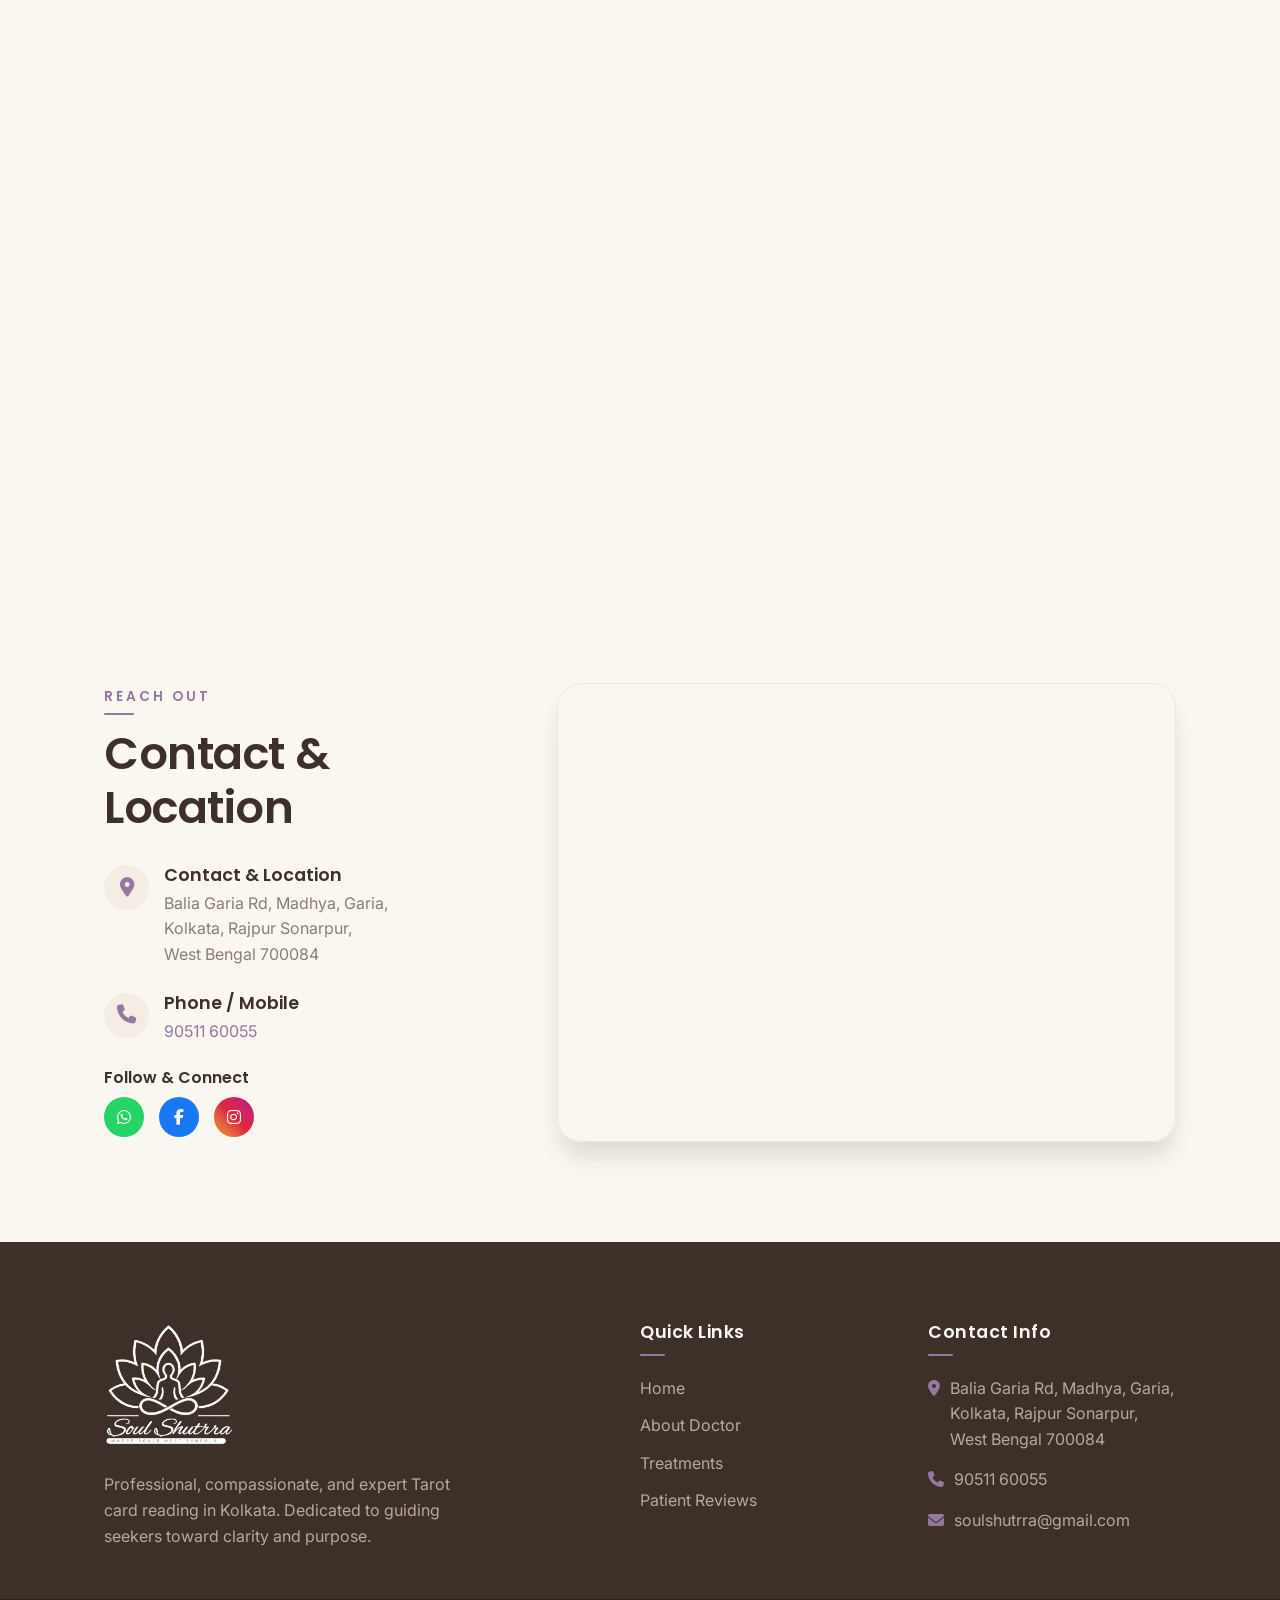
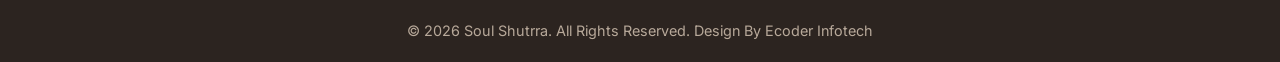
<file: index.html.html>
<!DOCTYPE html>
<html lang="en">
<head>
    <meta charset="UTF-8">
    <meta name="viewport" content="width=device-width, initial-scale=1.0">
    <title>Best Tarot Card Reader Near Me | Soul Shutrra Kolkata</title>
    <meta name="description" content="Soul Shutrra is Kolkata's trusted Tarot card reader offering in-person sessions in Garia and online Tarot card reading worldwide. Expert numerology guidance also available">
    
    <!-- Google Fonts -->
    <link rel="preconnect" href="https://fonts.googleapis.com">
    <link rel="preconnect" href="https://fonts.gstatic.com" crossorigin>
    <link href="https://fonts.googleapis.com/css2?family=Poppins:wght@300;400;500;600;700&family=Inter:wght@400;500;600&display=swap" rel="stylesheet">
    
    <!-- Font Awesome for Icons -->
    <link rel="stylesheet" href="https://cdnjs.cloudflare.com/ajax/libs/font-awesome/6.4.0/css/all.min.css">
    
    <!-- Styles CSS -->
    <link rel="stylesheet" href="styles.css">
</head>
<body>

    <!-- Header / Navbar -->
    <header class="header" id="header">
        <div class="container nav-container">
            <a href="#" class="logo">
                <img src="Soul Shuttra_Logo.svg" alt="Soul Shutrra Logo" class="logo-img">          
            </a>
            
            <nav class="navbar">
                <ul class="nav-links">
                    <li><a href="#home" class="active">Home</a></li>
                    <li><a href="#about">About</a></li>
                    <li><a href="#services">Services</a></li>
                    <li><a href="#gallery">Gallery</a></li>
                    <li><a href="#reviews">Reviews</a></li>
                    <li><a href="#contact">Contact</a></li>
                </ul>
            </nav>
            
            <div class="nav-actions">
                <button class="theme-switch" id="themeToggle" aria-label="Toggle theme">
                    <span class="theme-switch-track">
                        <span class="theme-switch-thumb">
                            <i class="fa-solid fa-sun"></i>
                            <i class="fa-solid fa-moon"></i>
                        </span>
                    </span>
                </button>
                <a href="#appointment" class="btn btn-primary btn-sm"><i class="fa-regular fa-calendar-check"></i> Book Now</a>
                <div class="mobile-menu-btn" id="mobileMenuBtn">
                    <i class="fa-solid fa-bars"></i>
                </div>
            </div>
        </div>
    </header>

    <!-- Mobile Nav -->
    <div class="mobile-nav" id="mobileNav">
        <div class="mobile-nav-header">
            <span class="logo-text">Soul Shutrra</span>
            <i class="fa-solid fa-xmark close-menu" id="closeMenuBtn"></i>
        </div>
        <ul class="mobile-nav-links">
            <li><a href="#home">Home</a></li>
            <li><a href="#about">About</a></li>
            <li><a href="#services">Services</a></li>
            <li><a href="#gallery">Gallery</a></li>
            <li><a href="#reviews">Reviews</a></li>
            <li><a href="#contact">Contact</a></li>
            <li><a href="#appointment" class="btn btn-primary" style="margin-top: 1rem; justify-content: center;">Book Appointment</a></li>
        </ul>
    </div>

    <!-- Hero Section -->
    <section class="hero" id="home">
        <div class="container hero-container">
            <div class="hero-content reveal-left">
                <div class="badge"> professional occult practitioner <i class="fa-solid fa-check-circle"></i></div>
                <h1>Transparency You Can Rely On <span>Trust.</span></h1>
                <p>Expert Tarot Card Reading in Kolkata. Committed to your support, self-discovery, and the acquisition of solutions In-Person and Online..</p>
                
                <div class="hero-stats">
                    <div class="stat">
                        <i class="fa-solid fa-star"></i>
                        <span class="stat-value">5.0</span>
                        <span class="stat-text">Google Rating</span>
                    </div>
                    <div class="stat">
                        <i class="fa-solid fa-clock"></i>
                        <span class="stat-value"> Online & In-Person
Available </span>
                        <span class="stat-text">Available</span>
                    </div>
                </div>
                
                <div class="hero-cta">
                    <a href="#appointment" class="btn btn-primary"><i class="fa-regular fa-calendar"></i> Book Appointment</a>
                    <a href="tel:09051160055" class="btn btn-outline"><i class="fa-solid fa-phone"></i> Call Now</a>
                    <a href="https://wa.link/ul3bv0" target="_blank" class="btn btn-whatsapp"><i class="fa-brands fa-whatsapp"></i> WhatsApp</a>
                </div>
            </div>
            <div class="hero-image reveal-right">
                <div class="image-wrapper">
                    <!-- Placeholder generic medical image -->
                    <img src="Hero_Image.svg" alt="Best Tarot Crad Reader In Garia" class="main-img">
                    <div class="floating-card highlight-card">
                        <div class="icon-box"><i class="fa-solid fa-star-of-david"></i></div>
                        <div class="card-text">
                            <strong>Seeker First</strong>
                            <span>Personalised Guidance</span>
                        </div>
                    </div>
                </div>
            </div>
        </div>
    </section>

    <!-- About Section -->
    <section class="about section-padding" id="about">
        <div class="container about-container">
            <div class="about-image reveal-left">
                <!-- Using another high-quality placeholder -->
                <img src="Soul Shutrra Img.jpg" alt="Doctor Consultation" class="rounded-image shadow-lg">
                <div class="experience-badge">
                    <span class="number">2+</span>
                    <span class="text">Years of<br>Experience</span>
                </div>
            </div> 
            <div class="about-content reveal-right">
                <h4 class="section-subtitle">ABOUT THE READER</h4>
                <h2 class="section-title">Soul Shutrra</h2>
                <h3 class="profession-title">Experienced Tarot Card Reader in Kolkata</h3>
                
                <p class="lead-text">Committed to offering compassionate, insight-driven guidance through the ancient wisdom of Tarot, Numerology, and Occult Sciences.</p>
                <p>Soul Shutrra is a proponent of a comprehensive approach to self-discovery, having read for searchers in Kolkata and beyond for many years. The primary objective is to identify the underlying cause of your situation and provide assessments that are straightforward, candid, and empowering.</p>
                
                <ul class="about-features">
                    <li><i class="fa-solid fa-eye"></i> Empathic and transparent guidance</li>
                    <li><i class="fa-solid fa-circle-check"></i> Seeker-First Approach</li>
                    <li><i class="fa-solid fa-circle-check"></i> Online and In-Person Sessions</li>
                    <li><i class="fa-solid fa-circle-check"></i> Accurate Tarot Interpretations</li>
                </ul>
            </div>
        </div>
    </section>

    <!-- Services Section -->
    <section class="services section-padding bg-light" id="services">
        <div class="container">
            <div class="section-header text-center reveal-bottom">
                <h4 class="section-subtitle">SERVICES</h4>
                <h2 class="section-title">Comprehensive Occult & Spiritual Services</h2>
                <p>Offering spiritual consultations and Tarot readings that are customized to your individual life concerns and personal journey.</p>
            </div>
            
            <div class="services-grid">
                <!-- Service 1 -->
                <div class="service-card reveal-bottom" style="transition-delay: 0.1s;">
                    <div class="service-icon"><i class="fa-regular fa-cards-blank"></i></div>
                    <h3>Tarot Card Reading</h3>
                    <p>In-depth Tarot card readings in Kolkata for love, career, relationships, and life decisions are conducted with clarity and compassion.</p>
                </div>
                <!-- Service 2 -->
                <div class="service-card reveal-bottom" style="transition-delay: 0.2s;">
                    <div class="service-icon"><i class="fa-sharp fa-solid fa-1"></i></div>
                    <h3>Numerology Reading</h3>
                    <p>Uncover the concealed potential of numbers. An expert numerologist in Kolkata is available to assist you in synchronizing your name, birthdate, and life path.</p>
                </div>
                <!-- Service 3 -->
                <div class="service-card reveal-bottom" style="transition-delay: 0.3s;">
                    <div class="service-icon"><i class="fa-solid fa-heart"></i></div>
                    <h3>Relationship & Love Reading</h3>
                    <p>A personalized Tarot card reading in your vicinity can provide you with profound insight into emotional connections, partnerships, and love.</p>
                </div>
                <!-- Service 4 -->
                <div class="service-card reveal-bottom" style="transition-delay: 0.4s;">
                    <div class="service-icon"><i class="fa-solid fa-briefcase"></i></div>
                    <h3>Career & Finance Guidance</h3>
                    <p>Gain insight-driven guidance from Tarot and esoteric sources that are tailored to your objectives as you navigate career decisions and financial crossroads.</p>
                </div>
                <!-- Service 5 -->
                <div class="service-card reveal-bottom" style="transition-delay: 0.5s;">
                    <div class="service-icon"><i class="fa-duotone fa-solid fa-hands-praying"></i></div>
                    <h3>Occult & Spiritual Counseling</h3>
                    <p>Holistic spiritual counseling that integrates Tarot, Numerology, and esoteric wisdom to facilitate your personal development and life purpose.</p>
                </div>
                <!-- Service 6 -->
                <div class="service-card reveal-bottom" style="transition-delay: 0.6s;">
                    <div class="service-icon"><i class="fa-duotone fa-solid fa-cards-blank"></i></div>
                    <h3>Online Tarot Reading</h3>
                    <p>Connect with the most qualified Tarot card reader from any location and receive an accurate online reading through WhatsApp or video call.</p>
                </div>
            </div>
        </div>
    </section>

    <!-- Appointment Section -->
    <section class="appointment section-padding" id="appointment">
        <div class="container appointment-container">
            <div class="appointment-content reveal-left">
                <h4 class="section-subtitle">BOOK YOUR SESSION</h4>
                <h2 class="section-title">Make an Appointment</h2>
                <p>We have simplified the process of reserving. Select the most convenient method for you to arrange your appointment with Soul Shutrra.</p>
                
                <div class="booking-options">
                    <div class="booking-card">
                        <div class="booking-icon whatsapp-bg"><i class="fa-brands fa-whatsapp"></i></div>
                        <div class="booking-text">
                            <h3>Instant Booking via WhatsApp</h3>
                            <p>Get a quick response by messaging directly.</p>
                            <a href="https://wa.link/ul3bv0" target="_blank" class="btn btn-whatsapp sm-btn">Message Now</a>
                        </div>
                    </div>
                    
                    <div class="booking-card">
                        <div class="booking-icon phone-bg"><i class="fa-solid fa-phone"></i></div>
                        <div class="booking-text">
                            <h3>Call the Doctor</h3>
                            
                            <a href="tel:09051160055" class="btn btn-outline sm-btn">90511 60055</a>
                        </div>
                    </div>
                </div>
            </div>
            
            <div class="appointment-form-container reveal-right">
                <div class="form-wrapper" style="padding: 0; background: var(--bg-card); border-radius: 15px;">
                    <h3 style="padding: 20px 20px 0 20px; margin-bottom: 5px;">Online Booking Request</h3>
                    <p class="form-desc" style="padding: 0 20px 15px 20px;">Fill out the form below to schedule your visit.</p>
                    
                    <div class="google-form-container" style="position: relative; width: 100%; -webkit-overflow-scrolling: touch;">
                        <iframe 
                            src="https://docs.google.com/forms/d/e/1FAIpQLSdABGAC43YPkzi7gd4VN8W-xAUZurLB0f06bYMhQs6ki6G6uA/viewform?usp=publish-editor" 
                            width="100%" 
                            height="100%" 
                            frameborder="0" 
                            marginheight="0" 
                            marginwidth="0"
                            style="border: none;">
                            Loading…
                        </iframe>
                    </div>
                    </div>
                </div>
            </div>
        </section>

    <!-- Gallery Section -->
    <section class="gallery section-padding bg-light" id="gallery">
        <div class="container">
            <div class="section-header text-center reveal-bottom">
                <h4 class="section-subtitle">Works</h4>
                <h2 class="section-title">Photo Gallery</h2>
                
            </div>
            
            <div class="gallery-grid" id="photoGallery">
                <!-- Images will be injected here via script.js for easy bulk updating -->
            </div>
        </div>
    </section>

    <!-- Reviews Section -->
    <section class="reviews section-padding" id="reviews">
        <div class="container text-center reveal-bottom">
            <h4 class="section-subtitle">Testimonials</h4>
            <h2 class="section-title">What My Patients Say</h2>
            <div class="rating-summary">
                <div class="stars">
                    <i class="fa-solid fa-star"></i>
                    <i class="fa-solid fa-star"></i>
                    <i class="fa-solid fa-star"></i>
                    <i class="fa-solid fa-star"></i>
                    <i class="fa-solid fa-star"></i>
                </div>
                <span><strong>5.0</strong> out of 5 based on 28 Google Reviews</span>
            </div>
            
            <div class="reviews-slider-container">
                <div class="reviews-track" id="reviewsTrack">
                    <!-- Review 1 -->
                    <div class="review-card">
                        <div class="quote-icon"><i class="fa-solid fa-quote-left"></i></div>
                        <p class="review-text">"The reading was incredibly accurate and gave me the clarity I was looking for. Soul Shutrra truly is the best Tarot card reader in Kolkata."</p>
                        <div class="reviewer-info">
                            <div class="reviewer-avatar">S</div>
                            <div class="reviewer-details">
                                <h4>Supriya Mondal</h4>
                                <div class="stars sm-stars">
                                    <i class="fa-solid fa-star"></i><i class="fa-solid fa-star"></i><i class="fa-solid fa-star"></i><i class="fa-solid fa-star"></i><i class="fa-solid fa-star"></i>
                                </div>
                            </div>
                        </div>
                    </div>
                    
                    <!-- Review 2 -->
                    <div class="review-card">
                        <div class="quote-icon"><i class="fa-solid fa-quote-left"></i></div>
                        <p class="review-text">"The care and attention I received were excellent. The clinic is clean, and the doctor is very professional yet friendly."</p>
                        <div class="reviewer-info">
                            <div class="reviewer-avatar">P</div>
                            <div class="reviewer-details">
                                <h4>Puja Karmakar</h4>
                                <div class="stars sm-stars">
                                    <i class="fa-solid fa-star"></i><i class="fa-solid fa-star"></i><i class="fa-solid fa-star"></i><i class="fa-solid fa-star"></i><i class="fa-solid fa-star"></i>
                                </div>
                            </div>
                        </div>
                    </div>
                    
                    <!-- Review 3 -->
                    <div class="review-card">
                        <div class="quote-icon"><i class="fa-solid fa-quote-left"></i></div>
                        <p class="review-text">"She's knowledgeable, listens well, and offers great advice. Highly recommend her to anyone looking for a reliable doctor in Kolkata."</p>
                        <div class="reviewer-info">
                            <div class="reviewer-avatar">S</div>
                            <div class="reviewer-details">
                                <h4>Sanchari B</h4>
                                <div class="stars sm-stars">
                                    <i class="fa-solid fa-star"></i><i class="fa-solid fa-star"></i><i class="fa-solid fa-star"></i><i class="fa-solid fa-star"></i><i class="fa-solid fa-star"></i>
                                </div>
                            </div>
                        </div>
                    </div>
                </div>
                
                <div class="slider-controls">
                    <button class="slider-btn prev-btn" id="prevReview"><i class="fa-solid fa-chevron-left"></i></button>
                    <div class="slider-dots" id="sliderDots"></div>
                    <button class="slider-btn next-btn" id="nextReview"><i class="fa-solid fa-chevron-right"></i></button>
                </div>
            </div>
        </div>
    </section>

    <!-- Map & Contact Section -->
    <section class="contact section-padding" id="contact">
        <div class="container">
            <div class="contact-grid">
                <div class="contact-info reveal-left">
                    <h4 class="section-subtitle">Reach Out</h4>
                    <h2 class="section-title">Contact & Location</h2>
                    
                  <!--  <div class="location-tabs mb-4">
                        <button class="tab-btn active" onclick="switchMap(0)">HOME Clinic</button>
                        <button class="tab-btn" onclick="switchMap(1)">COSMOS-clinic</button>
                        <button class="tab-btn" onclick="switchMap(2)">M M Puhan</button>          
                    </div>-->
    
                    <div class="info-list">
                        <div class="info-item">
                            <div class="info-icon"><i class="fa-solid fa-location-dot"></i></div>
                            <div class="info-content">
                                <h4 id="loc-title">Contact &
Location</h4>
                                <p id="loc-addr">Balia Garia Rd, Madhya, Garia,<br>Kolkata, Rajpur Sonarpur,<br>West Bengal 700084<br></p>
                            </div>
                        </div>
                        
                        <div class="info-item">
                            <div class="info-icon"><i class="fa-solid fa-phone"></i></div>
                            <div class="info-content">
                                <h4>Phone / Mobile</h4>
                                <p><a href="tel:9051160055">90511 60055</a></p>
                            </div>
                        </div>
                        
                    </div>
                    
                    <div class="social-links mt-4">
                        <h4>Follow & Connect</h4>
                        <div class="social-icons">
                            <a href="https://wa.me/8697432064" target="_blank" class="social-icon whatsapp" aria-label="WhatsApp"><i class="fa-brands fa-whatsapp"></i></a>
                            <a href="#" class="social-icon facebook" aria-label="Facebook"><i class="fa-brands fa-facebook-f"></i></a>
                            <a href="https://www.instagram.com/soulshutrra?igsh=N2thMWU3em9uMGsx" class="social-icon instagram" aria-label="Instagram"><i class="fa-brands fa-instagram"></i></a>
                        </div>
                    </div>
                </div>
                
                <div class="map-container reveal-right shadow-lg">
				<iframe src="https://www.google.com/maps/embed?pb=!1m18!1m12!1m3!1d3687.0412535081387!2d88.39774779999999!3d22.465083999999997!2m3!1f0!2f0!3f0!3m2!1i1024!2i768!4f13.1!3m3!1m2!1s0x3a0271ed1186be27%3A0xa2f0ef166fb9c117!2sSoul%20Shutrra!5e0!3m2!1sen!2sin!4v1780941699214!5m2!1sen!2sin" width="600" height="450" style="border:0;" allowfullscreen="" loading="lazy" referrerpolicy="no-referrer-when-downgrade"></iframe> 
                  <!-- <iframe 
                        id="map-frame"
                        src /;lllllllllllllllllllllllllllllllllllllllllllllllllll="https://www.google.com/maps/embed?pb=!1m18!1m12!1m3!1d3684.1456455613386!2d88.394879!3d22.573656!2m3!1f0!2f0!3f0!3m2!1i1024!2i768!4f13.1!3m3!1m2!1s0x0%3A0x0!2zMjLCsDM0JzI1LjIiTiA4OMKwMjMnNDEuNiJF!5e0!3m2!1sen!2sin!4v1710000000000!5m2!1sen!2sin" 
                        width="100%" 
                        height="100%" 
                        style="border:0;" 
                        allowfullscreen="" 
                        loading="lazy" 
                        referrerpolicy="no-referrer-when-downgrade">
                    </iframe>   -->                
                </div>
            </div>
        </div>
    </section>

    <!-- Footer -->
    <footer class="footer">
        <div class="container footer-container">
            <div class="footer-col">
                <a href="#" class="footer-logo">
                    <img src="Soul-Shutrra-White-Logo.svg" alt="Dr. Tannima Chakraborty Logo" class="logo-img">
                </a>
                <p class="footer-desc">Professional, compassionate, and expert Tarot card reading in Kolkata. Dedicated to guiding seekers toward clarity and purpose.</p>
            </div>
            
            <div class="footer-col">
                <h4>Quick Links</h4>
                <ul class="footer-links">
                    <li><a href="#home">Home</a></li>
                    <li><a href="#about">About Doctor</a></li>
                    <li><a href="#services">Treatments</a></li>
                    <li><a href="#reviews">Patient Reviews</a></li>
                </ul>
            </div>
            
            <div class="footer-col">
                <h4>Contact Info</h4>
                <ul class="footer-contact">
                    <li><i class="fa-solid fa-location-dot"></i>Balia Garia Rd, Madhya, Garia,
Kolkata, Rajpur Sonarpur,
West Bengal 700084</li>
                    <li><i class="fa-solid fa-phone"></i> 90511 60055</li>
                    <li><i class="fa-solid fa-envelope"></i>soulshutrra@gmail.com</li>
                </ul>
            </div>
        </div>
        <div class="footer-bottom">
            <div class="container text-center">
                <p>&copy; 2026 Soul Shutrra. All Rights Reserved. Design By Ecoder Infotech </p>
            </div>
        </div>
    </footer>

    <!-- Floating WhatsApp Button -->
    <a href="https://wa.link/ioluix" target="_blank" class="floating-wa" aria-label="Chat on WhatsApp">
        <i class="fa-brands fa-whatsapp"></i>
    </a>

    <!-- Sticky Book Appointment Mobile -->
    <div class="mobile-sticky-cta">
        <a href="#appointment" class="btn btn-primary w-100">Book Appointment</a>
    </div>

    <!-- Script JS -->
    <script src="script.js"></script>
</body>
</html>
</file>
<file: styles.css>
/* =============================================
   CSS Variables & Properties
   ============================================= */
:root {
    /* Premium Beige Luxury Palette */
    --primary-color: #93789F;
    --primary-light: #f5ede4;
    --primary-dark: #5c325c;
    --secondary-color: #b8865f;
    --secondary-light: #f3ebe3;
    --accent-color: #25d366;
    
    /* Text Colors */
    --text-main: #3d3028;
    --text-muted: #8b7d72;
    --text-light: #faf6f0;
    
    /* Background Colors */
    --bg-main: #faf6f0;
    --bg-light: #f5ede4;
    --bg-card: #ffffff;
    --header-bg: rgba(250, 246, 240, 0.95);
    --header-bg-scrolled: rgba(250, 246, 240, 0.98);
    
    /* Border */
    --border-color: #e8ddd0;
    --border-light: #f0e8de;
    --overlay-bg: rgba(61, 48, 40, 0.04);
    
    /* Hero */
    --hero-bg: linear-gradient(135deg, #faf6f0 0%, #f5ede4 100%);
    --hero-glow: radial-gradient(circle, rgba(196, 149, 106, 0.1) 0%, rgba(255,255,255,0) 70%);
    
    /* Footer */
    --footer-bg: #3d3028;
    --footer-bg-dark: #2c2420;
    --footer-text: #b8a99a;
    
    /* Star / Rating */
    --star-color: #5c325c;
    
    /* Dots / Indicators */
    --dot-color: #d1c4b8;
    
    /* Shadows */
    --shadow-sm: 0 1px 3px rgba(61, 48, 40, 0.05), 0 1px 2px rgba(61, 48, 40, 0.07);
    --shadow-md: 0 4px 6px rgba(61, 48, 40, 0.05), 0 10px 15px -3px rgba(61, 48, 40, 0.08);
    --shadow-lg: 0 10px 15px rgba(61, 48, 40, 0.04), 0 20px 25px -5px rgba(61, 48, 40, 0.1);
    --shadow-primary: 0 4px 15px rgba(196, 149, 106, 0.25);
    --shadow-primary-hover: 0 8px 25px rgba(196, 149, 106, 0.35);
    --shadow-secondary: 0 10px 20px rgba(184, 134, 95, 0.25);
    
    /* Utility */
    --border-radius-sm: 8px;
    --border-radius-md: 16px;
    --border-radius-lg: 24px;
    --border-radius-full: 9999px;
    
    /* Typography */
    --font-heading: 'Poppins', sans-serif;
    --font-body: 'Inter', sans-serif;
    
    /* Transitions */
    --transition-fast: 0.2s ease-in-out;
    --transition-normal: 0.3s ease-in-out;
    --transition-slow: 0.5s ease-in-out;
}

/* =============================================
   Dark Mode
   ============================================= */
.dark-mode {
    --primary-color: #c4956a;
    --primary-light: #3a2d26;
    --primary-dark: #d4a87a;
    --secondary-color: #b8865f;
    --secondary-light: #3a2d26;
    --accent-color: #25d366;
    
    --text-main: #e8ddd4;
    --text-muted: #a8988c;
    --text-light: #faf6f0;
    
    --bg-main: #1a1412;
    --bg-light: #241d1a;
    --bg-card: #2c2420;
    --header-bg: rgba(26, 20, 18, 0.95);
    --header-bg-scrolled: rgba(26, 20, 18, 0.98);
    
    --border-color: #3d322c;
    --border-light: #332a25;
    --overlay-bg: rgba(255, 255, 255, 0.04);
    
    --hero-bg: linear-gradient(135deg, #1a1412 0%, #241d1a 100%);
    --hero-glow: radial-gradient(circle, rgba(196, 149, 106, 0.08) 0%, rgba(26, 20, 18, 0) 70%);
    
    --footer-bg: #0f0c0a;
    --footer-bg-dark: #080605;
    --footer-text: #8b7d72;
    
    --star-color: #d4a043;
    
    --dot-color: #5a4d44;
    
    --shadow-sm: 0 1px 3px rgba(0, 0, 0, 0.3), 0 1px 2px rgba(0, 0, 0, 0.35);
    --shadow-md: 0 4px 6px rgba(0, 0, 0, 0.3), 0 10px 15px -3px rgba(0, 0, 0, 0.4);
    --shadow-lg: 0 10px 15px rgba(0, 0, 0, 0.3), 0 20px 25px -5px rgba(0, 0, 0, 0.5);
    --shadow-primary: 0 4px 15px rgba(196, 149, 106, 0.15);
    --shadow-primary-hover: 0 8px 25px rgba(196, 149, 106, 0.25);
    --shadow-secondary: 0 10px 20px rgba(184, 134, 95, 0.15);
}

/* =============================================
   Theme Transition
   ============================================= */
html.theme-switching *,
html.theme-switching *::before,
html.theme-switching *::after {
    transition: background-color 0.35s ease, color 0.35s ease, border-color 0.35s ease, box-shadow 0.35s ease !important;
}

/* =============================================
   Theme Toggle - Capsule Switch
   ============================================= */
.theme-switch {
    cursor: pointer;
    flex-shrink: 0;
    background: none;
    border: none;
    padding: 0;
    display: flex;
    align-items: center;
}

.theme-switch-track {
    width: 54px;
    height: 28px;
    background: var(--bg-light);
    border-radius: 99px;
    position: relative;
    transition: all 0.35s ease;
    border: 2px solid var(--border-color);
    box-shadow: inset 0 1px 3px rgba(0,0,0,0.06), 0 1px 2px rgba(0,0,0,0.04);
}

.theme-switch-thumb {
    position: absolute;
    top: 2px;
    left: 2px;
    width: 20px;
    height: 20px;
    background: var(--primary-color);
    border-radius: 50%;
    transition: transform 0.35s cubic-bezier(0.68, -0.15, 0.27, 1.15);
    display: flex;
    align-items: center;
    justify-content: center;
    font-size: 0.65rem;
    color: var(--text-light);
    overflow: hidden;
    box-shadow: 0 1px 3px rgba(0,0,0,0.15);
}

.dark-mode .theme-switch-track {
    border-color: var(--primary-color);
}

.dark-mode .theme-switch-thumb {
    transform: translateX(26px);
    background: var(--primary-color);
}

.theme-switch-thumb .fa-sun,
.theme-switch-thumb .fa-moon {
    position: absolute;
    transition: opacity 0.3s ease, transform 0.3s ease;
}

.theme-switch-thumb .fa-sun {
    opacity: 1;
    transform: rotate(0deg) scale(1);
}

.theme-switch-thumb .fa-moon {
    opacity: 0;
    transform: rotate(90deg) scale(0);
}

.dark-mode .theme-switch-thumb .fa-sun {
    opacity: 0;
    transform: rotate(-90deg) scale(0);
}

.dark-mode .theme-switch-thumb .fa-moon {
    opacity: 1;
    transform: rotate(0deg) scale(1);
}

/* Theme Switch hover */
.theme-switch:hover .theme-switch-track {
    border-color: var(--primary-color);
}

.theme-switch:hover .theme-switch-thumb {
    box-shadow: 0 0 0 4px rgba(196, 149, 106, 0.15);
}

/* =============================================
   Base Styles & Reset
   ============================================= */
* {
    margin: 0;
    padding: 0;
    box-sizing: border-box;
    scroll-behavior: smooth;
}

html {
    overflow-x: hidden;
    position: relative;
}

body {
    font-family: var(--font-body);
    color: var(--text-main);
    background-color: var(--bg-main);
    line-height: 1.6;
    overflow-x: hidden;
    padding-bottom: 70px;
}

@media (min-width: 768px) {
    body {
        padding-bottom: 0;
    }
}

h1, h2, h3, h4, h5, h6 {
    font-family: var(--font-heading);
    color: var(--text-main);
    line-height: 1.2;
    font-weight: 600;
}

a {
    text-decoration: none;
    color: var(--primary-color);
    transition: var(--transition-normal);
}

ul {
    list-style: none;
}

img {
    max-width: 100%;
    height: auto;
    display: block;
}

.container {
    width: 100%;
    max-width: 1200px;
    margin: 0 auto;
    padding: 0 5%;
}

.shadow-lg {
    box-shadow: var(--shadow-lg);
}

.section-padding {
    padding: 80px 0;
}

@media (min-width: 992px) {
    .section-padding {
        padding: 100px 0;
    }
}

.bg-light {
    background-color: var(--bg-light);
}

.text-center {
    text-align: center;
}

.mt-4 {
    margin-top: 1.5rem;
}

.section-header p {
    color: var(--text-muted);
    font-size: 1rem;
    line-height: 1.7;
    max-width: 600px;
    margin: 0 auto;
}

/* =============================================
   Typography & Utilities
   ============================================= */
.section-subtitle {
    color: var(--primary-color);
    font-size: 0.85rem;
    text-transform: uppercase;
    letter-spacing: 3px;
    margin-bottom: 0.75rem;
    font-weight: 600;
    position: relative;
    display: inline-block;
    padding-bottom: 10px;
}

.section-subtitle::after {
    content: '';
    position: absolute;
    bottom: 0;
    left: 50%;
    transform: translateX(-50%);
    width: 30px;
    height: 2px;
    background-color: var(--primary-color);
    border-radius: 2px;
}

.text-center .section-subtitle::after {
    left: 50%;
    transform: translateX(-50%);
}

.hero-content .section-subtitle::after,
.about-content .section-subtitle::after,
.appointment-content .section-subtitle::after,
.contact-info .section-subtitle::after {
    left: 0;
    transform: none;
}

.section-title {
    font-size: 2.2rem;
    margin-bottom: 0.75rem;
    color: var(--text-main);
    letter-spacing: -0.5px;
}

@media (min-width: 768px) {
    .section-title {
        font-size: 2.8rem;
    }
}

.lead-text {
    font-size: 1.1rem;
    color: var(--text-muted);
    margin-bottom: 1.5rem;
}

/* =============================================
   Buttons
   ============================================= */
.btn {
    display: inline-flex;
    align-items: center;
    justify-content: center;
    gap: 8px;
    padding: 14px 32px;
    font-family: var(--font-heading);
    font-weight: 500;
    font-size: 0.95rem;
    border-radius: var(--border-radius-full);
    cursor: pointer;
    transition: all 0.35s cubic-bezier(0.25, 0.46, 0.45, 0.94);
    border: 2px solid transparent;
    letter-spacing: 0.3px;
}

.btn-sm {
    padding: 10px 22px;
    font-size: 0.85rem;
}

.sm-btn {
    padding: 10px 22px;
    font-size: 0.9rem;
}

.btn-primary {
    background: linear-gradient(135deg, var(--primary-color), var(--primary-dark));
    color: var(--text-light);
    box-shadow: var(--shadow-primary);
}

.btn-primary:hover {
    background: linear-gradient(135deg, var(--primary-dark), var(--primary-color));
    transform: translateY(-3px);
    box-shadow: var(--shadow-primary-hover);
    color: var(--text-light);
}

.btn-outline {
    background-color: transparent;
    border-color: var(--primary-color);
    color: var(--primary-color);
}

.btn-outline:hover {
    background: linear-gradient(135deg, var(--primary-color), var(--primary-dark));
    color: var(--text-light);
    transform: translateY(-3px);
    border-color: transparent;
}

.btn-whatsapp {
    background-color: var(--accent-color);
    color: var(--text-light);
    box-shadow: 0 4px 15px rgba(37, 211, 102, 0.3);
}

.btn-whatsapp:hover {
    background-color: #1cbf5a;
    color: var(--text-light);
    transform: translateY(-2px);
    box-shadow: 0 6px 20px rgba(37, 211, 102, 0.4);
}

.w-100 {
    width: 100%;
}

/* =============================================
   Header & Navigation
   ============================================= */
.header {
    position: fixed;
    top: 0;
    left: 0;
    width: 100%;
    background-color: var(--header-bg);
    backdrop-filter: blur(12px);
    -webkit-backdrop-filter: blur(12px);
    z-index: 1000;
    transition: var(--transition-normal);
    padding: 15px 0;
    border-bottom: 1px solid transparent;
}

.header.scrolled {
    padding: 10px 0;
    background-color: var(--header-bg-scrolled);
    border-bottom: 1px solid var(--border-light);
    box-shadow: var(--shadow-md);
}

.nav-container {
    display: flex;
    justify-content: space-between;
    align-items: center;
}

.logo {
    display: flex;
    align-items: center;
    gap: 12px;
    text-decoration: none;
    font-size: 1.5rem;
}

.logo i {
    color: var(--primary-color);
    font-size: 2rem;
}

.logo-text {
    display: flex;
    flex-direction: column;
}

.dr-name {
    font-family: var(--font-heading);
    font-weight: 700;
    color: var(--primary-dark);
    line-height: 1;
    letter-spacing: -0.3px;
}

.dr-title {
    font-size: 0.75rem;
    color: var(--text-muted);
    font-weight: 500;
    letter-spacing: 1.5px;
    text-transform: uppercase;
}

.navbar {
    display: none;
}

.nav-links {
    display: flex;
    gap: 4px;
    background: var(--bg-light);
    padding: 4px;
    border-radius: var(--border-radius-full);
}

.nav-links a {
    display: block;
    color: var(--text-muted);
    font-weight: 500;
    font-size: 0.9rem;
    padding: 8px 22px;
    border-radius: var(--border-radius-full);
    transition: var(--transition-normal);
    white-space: nowrap;
}

.nav-links a:hover,
.nav-links a.active {
    color: var(--text-light);
    background: linear-gradient(135deg, var(--primary-color), var(--primary-dark));
    box-shadow: 0 2px 8px rgba(196, 149, 106, 0.3);
}

.nav-actions {
    display: flex;
    align-items: center;
    gap: 15px;
}

.nav-actions .btn {
    display: none;
}

.mobile-menu-btn {
    font-size: 1.5rem;
    color: var(--primary-dark);
    cursor: pointer;
    display: flex;
    align-items: center;
    justify-content: center;
    width: 44px;
    height: 44px;
}

@media (min-width: 992px) {
    .navbar {
        display: block;
    }
    .nav-actions .btn {
        display: inline-flex;
    }
    .mobile-menu-btn {
        display: none;
    }
}

@media (min-width: 992px) and (max-width: 1150px) {
    .nav-links a {
        padding: 8px 14px;
        font-size: 0.85rem;
    }
}

/* Mobile Nav Overlay */
.mobile-nav {
    position: fixed;
    top: 0;
    right: -100%;
    width: 80%;
    max-width: 400px;
    height: 100vh;
    max-height: 100vh;
    background-color: var(--bg-card);
    z-index: 2000;
    padding: 30px;
    box-shadow: -10px 0 20px rgba(0,0,0,0.15);
    transition: right 0.4s ease-in-out;
    display: flex;
    flex-direction: column;
    overflow-y: auto;
}

.mobile-nav.active {
    right: 0;
}

.mobile-nav-header {
    display: flex;
    justify-content: space-between;
    align-items: center;
    margin-bottom: 40px;
    padding-bottom: 20px;
    border-bottom: 1px solid var(--border-color);
}

.mobile-nav-header .logo-text {
    font-size: 1.2rem;
    font-weight: 700;
    color: var(--primary-color);
}

.close-menu {
    font-size: 1.5rem;
    cursor: pointer;
    color: var(--text-muted);
    width: 44px;
    height: 44px;
    display: flex;
    align-items: center;
    justify-content: center;
}

.mobile-nav-links {
    display: flex;
    flex-direction: column;
    gap: 20px;
}

.mobile-nav-links a {
    color: var(--text-main);
    font-size: 1.1rem;
    font-weight: 500;
    display: flex;
    padding: 12px 0;
    min-height: 44px;
    align-items: center;
}

/* =============================================
   Hero Section
   ============================================= */
.hero {
    padding-top: 120px;
    min-height: 100vh;
    display: flex;
    align-items: center;
    background: var(--hero-bg);
    position: relative;
    overflow: hidden;
}

.hero::before {
    content: '';
    position: absolute;
    top: -10%;
    right: -5%;
    width: 500px;
    height: 500px;
    border-radius: 50%;
    background: var(--hero-glow);
}

.hero-container {
    display: grid;
    grid-template-columns: 1fr;
    gap: 40px;
    align-items: center;
}

@media (min-width: 992px) {
    .hero {
        padding-top: 80px;
    }
    .hero-container {
        grid-template-columns: 1fr 1fr;
    }
}

.hero-content {
    z-index: 2;
}

.badge {
    display: inline-flex;
    align-items: center;
    gap: 8px;
    padding: 7px 18px;
    background-color: var(--primary-light);
    color: var(--primary-dark);
    border-radius: var(--border-radius-full);
    font-size: 0.85rem;
    font-weight: 600;
    margin-bottom: 20px;
    letter-spacing: 0.5px;
    border: 1px solid rgba(196, 149, 106, 0.15);
}

.hero h1 {
    font-size: clamp(2rem, 5vw, 3.5rem);
    margin-bottom: 20px;
    line-height: 1.1;
}

.hero h1 span {
    color: var(--primary-color);
    position: relative;
}

.hero h1 span::after {
    content: '';
    position: absolute;
    width: 105%;
    height: 12px;
    bottom: 4px;
    left: -2.5%;
    background: linear-gradient(90deg, rgba(196, 149, 106, 0.2), rgba(196, 149, 106, 0.08));
    z-index: -1;
    border-radius: 4px;
}

.hero p {
    font-size: 1.05rem;
    color: var(--text-muted);
    margin-bottom: 30px;
    max-width: 480px;
    line-height: 1.7;
}

.hero-stats {
    display: flex;
    gap: 30px;
    margin-bottom: 30px;
}

.stat {
    display: flex;
    flex-direction: column;
    position: relative;
    padding-right: 30px;
}

.stat:not(:last-child)::after {
    content: '';
    position: absolute;
    right: 0;
    top: 50%;
    transform: translateY(-50%);
    width: 1px;
    height: 40px;
    background: var(--border-color);
}

.stat i {
    color: var(--star-color);
    font-size: 1.2rem;
    margin-bottom: 5px;
}

.stat-value {
    font-size: 1.5rem;
    font-weight: 700;
    font-family: var(--font-heading);
    color: var(--text-main);
    line-height: 1;
}

.stat-text {
    font-size: 0.85rem;
    color: var(--text-muted);
    letter-spacing: 0.3px;
}

.hero-cta {
    display: flex;
    flex-wrap: wrap;
    gap: 15px;
}

.hero-image {
    position: relative;
    z-index: 2;
}

.image-wrapper {
    position: relative;
    border-radius: var(--border-radius-md);
}

.main-img {
    border-radius: var(--border-radius-lg);
    box-shadow: var(--shadow-lg);
    object-fit: cover;
    height: 500px;
    width: 100%;
    border: 8px solid var(--bg-card);
}

.floating-card {
    position: absolute;
    bottom: -20px;
    left: -20px;
    background: var(--bg-card);
    padding: 15px 25px;
    border-radius: var(--border-radius-md);
    box-shadow: var(--shadow-lg);
    display: flex;
    align-items: center;
    gap: 15px;
    animation: float 5s ease-in-out infinite;
    backdrop-filter: blur(12px);
    -webkit-backdrop-filter: blur(12px);
    border: 1px solid var(--border-light);
}

@keyframes float {
    0%, 100% { transform: translateY(0); }
    50% { transform: translateY(-8px); }
}

.icon-box {
    width: 45px;
    height: 45px;
    background: linear-gradient(135deg, var(--primary-light), var(--primary-color));
    color: var(--text-light);
    border-radius: 50%;
    display: flex;
    align-items: center;
    justify-content: center;
    font-size: 1.2rem;
}

.card-text {
    display: flex;
    flex-direction: column;
}

.card-text strong {
    color: var(--text-main);
    font-size: 1rem;
}

.card-text span {
    color: var(--text-muted);
    font-size: 0.8rem;
}

/* =============================================
   About Section
   ============================================= */
.about-container {
    display: grid;
    grid-template-columns: 1fr;
    gap: 50px;
    align-items: center;
}

@media (min-width: 992px) {
    .about-container {
        grid-template-columns: 1fr 1fr;
    }
}

.about-image {
    position: relative;
}

.rounded-image {
    border-radius: var(--border-radius-lg);
    width: 100%;
    border: 6px solid var(--bg-card);
}

.experience-badge {
    position: absolute;
    bottom: 30px;
    right: -20px;
    background: linear-gradient(135deg, var(--primary-dark), var(--primary-color));
    color: var(--text-light);
    padding: 22px 24px;
    border-radius: var(--border-radius-md);
    box-shadow: var(--shadow-secondary);
    display: flex;
    flex-direction: column;
    align-items: center;
    text-align: center;
    border: 1px solid rgba(255, 255, 255, 0.1);
}

.experience-badge .number {
    font-size: 2.5rem;
    font-weight: 700;
    line-height: 1;
    font-family: var(--font-heading);
    letter-spacing: -1px;
}

.experience-badge .text {
    font-size: 0.85rem;
    font-weight: 500;
    letter-spacing: 0.3px;
}

.profession-title {
    color: var(--primary-color);
    font-weight: 500;
    margin-bottom: 15px;
    font-size: 1.1rem;
    letter-spacing: 0.2px;
}

.about-features {
    margin-top: 25px;
    display: grid;
    grid-template-columns: 1fr;
    gap: 15px;
}

@media (min-width: 576px) {
    .about-features {
        grid-template-columns: 1fr 1fr;
    }
}

.about-features li {
    display: flex;
    align-items: center;
    gap: 12px;
    font-weight: 500;
    color: var(--text-main);
    padding: 8px 12px;
    border-radius: var(--border-radius-sm);
    transition: var(--transition-fast);
}

.about-features li:hover {
    background: var(--primary-light);
}

.about-features i {
    color: var(--primary-color);
    font-size: 1.1rem;
    flex-shrink: 0;
}

/* =============================================
   Services Section
   ============================================= */
.services-grid {
    display: grid;
    grid-template-columns: 1fr;
    gap: 30px;
    margin-top: 50px;
}

@media (min-width: 768px) {
    .services-grid {
        grid-template-columns: repeat(2, 1fr);
    }
}

@media (min-width: 992px) {
    .services-grid {
        grid-template-columns: repeat(3, 1fr);
    }
}

.service-card {
    background-color: var(--bg-card);
    padding: 40px 30px;
    border-radius: var(--border-radius-md);
    box-shadow: var(--shadow-sm);
    transition: all 0.4s cubic-bezier(0.25, 0.46, 0.45, 0.94);
    border: 1px solid var(--border-light);
    position: relative;
    overflow: hidden;
}

.service-card:hover {
    transform: translateY(-8px);
    box-shadow: var(--shadow-lg);
    border-color: var(--primary-light);
}

.service-card::after {
    content: '';
    position: absolute;
    bottom: 0;
    left: 0;
    width: 0;
    height: 3px;
    background: linear-gradient(90deg, var(--primary-color), var(--primary-dark));
    transition: width 0.5s cubic-bezier(0.25, 0.46, 0.45, 0.94);
}

.service-card:hover::after {
    width: 100%;
}

.service-icon {
    width: 60px;
    height: 60px;
    background: var(--primary-light);
    color: var(--primary-color);
    border-radius: 50%;
    display: flex;
    align-items: center;
    justify-content: center;
    font-size: 1.8rem;
    margin-bottom: 20px;
    transition: all 0.4s cubic-bezier(0.25, 0.46, 0.45, 0.94);
    position: relative;
}

.service-card:hover .service-icon {
    background: var(--primary-color);
    color: var(--text-light);
    transform: scale(1.1) rotate(-5deg);
    box-shadow: 0 8px 20px rgba(196, 149, 106, 0.3);
}

.service-card h3 {
    font-size: 1.25rem;
    margin-bottom: 12px;
    letter-spacing: -0.2px;
}

.service-card p {
    color: var(--text-muted);
    font-size: 0.9rem;
    line-height: 1.7;
}

.review-card.active {
    box-shadow: var(--shadow-md);
    border: 1px solid var(--border-light);
}

.review-card:not(.active) {
    opacity: 0.4;
    transform: scale(0.95);
    transition: all 0.5s ease;
}

.review-card {
    transition: all 0.5s ease;
}

/* =============================================
   Appointment Section
   ============================================= */
.appointment-container {
    display: grid;
    grid-template-columns: 1fr;
    gap: 50px;
}

@media (min-width: 992px) {
    .appointment-container {
        grid-template-columns: 1fr 1fr;
    }
}

.booking-options {
    margin-top: 40px;
    display: flex;
    flex-direction: column;
    gap: 20px;
}

.booking-card {
    display: flex;
    align-items: flex-start;
    gap: 20px;
    padding: 28px;
    background-color: var(--bg-card);
    border-radius: var(--border-radius-md);
    box-shadow: var(--shadow-sm);
    border: 1px solid var(--border-color);
    transition: all 0.4s cubic-bezier(0.25, 0.46, 0.45, 0.94);
}

.booking-card:hover {
    transform: translateY(-4px);
    box-shadow: var(--shadow-lg);
    border-color: var(--primary-light);
}

.booking-icon {
    width: 52px;
    height: 52px;
    border-radius: 50%;
    display: flex;
    align-items: center;
    justify-content: center;
    font-size: 1.5rem;
    flex-shrink: 0;
    color: var(--text-light);
    transition: transform 0.3s ease;
}

.booking-card:hover .booking-icon {
    transform: scale(1.05);
}

.whatsapp-bg {
    background-color: var(--accent-color);
}

.phone-bg {
    background-color: var(--primary-color);
}

.booking-text h3 {
    font-size: 1.15rem;
    margin-bottom: 6px;
    letter-spacing: -0.2px;
}

.booking-text p {
    color: var(--text-muted);
    font-size: 0.9rem;
    margin-bottom: 15px;
    line-height: 1.6;
}

.form-wrapper {
    background-color: var(--bg-card);
    padding: 40px;
    border-radius: var(--border-radius-lg);
    box-shadow: var(--shadow-lg);
}

.form-wrapper h3 {
    font-size: 1.6rem;
    margin-bottom: 5px;
    letter-spacing: -0.5px;
}

.form-desc {
    color: var(--text-muted);
    margin-bottom: 25px;
}

.form-group {
    margin-bottom: 20px;
}

.form-group label {
    display: block;
    margin-bottom: 8px;
    font-weight: 500;
    font-size: 0.95rem;
}

.form-group input, 
.form-group textarea {
    width: 100%;
    padding: 12px 15px;
    border: 1px solid var(--border-color);
    border-radius: var(--border-radius-sm);
    font-family: var(--font-body);
    font-size: 1rem;
    transition: var(--transition-fast);
}

.form-group input:focus,
.form-group textarea:focus {
    outline: none;
    border-color: var(--primary-color);
    box-shadow: 0 0 0 3px var(--primary-light);
}

.submit-btn {
    width: 100%;
    padding: 15px;
    font-size: 1.1rem;
    margin-top: 10px;
}

/* =============================================
   Reviews Section
   ============================================= */
.rating-summary {
    display: flex;
    flex-direction: column;
    align-items: center;
    gap: 10px;
    margin-bottom: 40px;
}

.stars {
    color: var(--star-color);
    font-size: 1.2rem;
}

.sm-stars {
    font-size: 0.8rem;
}

.reviews-slider-container {
    position: relative;
    max-width: 800px;
    margin: 0 auto;
    overflow: hidden;
    padding: 20px 0;
}

.reviews-track {
    display: flex;
    transition: transform 0.5s ease-in-out;
}

.review-card {
    min-width: 100%;
    padding: 40px;
    background-color: var(--bg-card);
    border-radius: var(--border-radius-md);
    box-shadow: var(--shadow-sm);
    text-align: left;
    opacity: 0.5;
    transition: opacity 0.3s;
    user-select: none;
}

.review-card.active {
    opacity: 1;
}

.quote-icon {
    font-size: 3rem;
    color: var(--primary-light);
    margin-bottom: 20px;
}

.review-text {
    font-size: 1.2rem;
    font-style: italic;
    color: var(--text-main);
    margin-bottom: 30px;
    line-height: 1.8;
}

.reviewer-info {
    display: flex;
    align-items: center;
    gap: 15px;
}

.reviewer-avatar {
    width: 50px;
    height: 50px;
    background-color: var(--primary-color);
    color: var(--text-light);
    border-radius: 50%;
    display: flex;
    align-items: center;
    justify-content: center;
    font-size: 1.2rem;
    font-weight: 600;
    font-family: var(--font-heading);
}

.reviewer-details h4 {
    margin-bottom: 2px;
}

.slider-controls {
    display: flex;
    align-items: center;
    justify-content: center;
    gap: 20px;
    margin-top: 30px;
}

.slider-btn {
    background-color: var(--bg-card);
    border: none;
    width: 44px;
    height: 44px;
    border-radius: 50%;
    box-shadow: var(--shadow-sm);
    color: var(--primary-color);
    cursor: pointer;
    transition: all 0.3s ease;
    display: flex;
    align-items: center;
    justify-content: center;
    font-size: 1.1rem;
    border: 1px solid var(--border-light);
}

.slider-btn:hover {
    background: linear-gradient(135deg, var(--primary-color), var(--primary-dark));
    color: var(--text-light);
    border-color: transparent;
    transform: translateY(-2px);
    box-shadow: var(--shadow-primary);
}

.slider-dots {
    display: flex;
    gap: 8px;
}

.dot {
    width: 8px;
    height: 8px;
    border-radius: 50%;
    background-color: var(--dot-color);
    cursor: pointer;
    transition: all 0.4s cubic-bezier(0.25, 0.46, 0.45, 0.94);
}

.dot.active {
    background: linear-gradient(90deg, var(--primary-color), var(--primary-dark));
    width: 24px;
    border-radius: 4px;
}

/* =============================================
   Contact & Location
   ============================================= */
.contact-grid {
    display: grid;
    grid-template-columns: 1fr;
    gap: 40px;
}

@media (min-width: 992px) {
    .contact-grid {
        grid-template-columns: 1fr 1.5fr;
    }
}

.info-list {
    margin-top: 30px;
    display: flex;
    flex-direction: column;
    gap: 25px;
}

.info-item {
    display: flex;
    align-items: flex-start;
    gap: 15px;
}

.info-icon {
    width: 45px;
    height: 45px;
    background-color: var(--primary-light);
    color: var(--primary-color);
    border-radius: 50%;
    display: flex;
    align-items: center;
    justify-content: center;
    flex-shrink: 0;
    font-size: 1.2rem;
}

.info-content h4 {
    font-size: 1.1rem;
    margin-bottom: 5px;
}

.info-content p {
    color: var(--text-muted);
}

.social-icons {
    display: flex;
    gap: 15px;
    margin-top: 10px;
}

.social-icon {
    width: 40px;
    height: 40px;
    border-radius: 50%;
    display: flex;
    align-items: center;
    justify-content: center;
    color: var(--text-light);
    transition: var(--transition-fast);
}

.social-icon.whatsapp { background-color: #25d366; }
.social-icon.facebook { background-color: #1877f2; }
.social-icon.instagram { background: linear-gradient(45deg, #f09433 0%, #e6683c 25%, #dc2743 50%, #cc2366 75%, #bc1888 100%); }

.social-icon:hover {
    transform: translateY(-4px) scale(1.05);
    box-shadow: 0 8px 15px rgba(0,0,0,0.15);
}

.map-container {
    height: 400px;
    border-radius: var(--border-radius-lg);
    overflow: hidden;
    position: relative;
    border: 1px solid var(--border-light);
}

@media (min-width: 992px) {
    .map-container {
        height: 100%;
        min-height: 400px;
    }
}

.map-overlay {
    position: absolute;
    bottom: 20px;
    left: 50%;
    transform: translateX(-50%);
    z-index: 10;
}

/* =============================================
   Footer
   ============================================= */
.footer {
    background-color: var(--footer-bg);
    color: var(--footer-text);
    padding-top: 80px;
}

.footer-container {
    display: grid;
    grid-template-columns: 1fr;
    gap: 40px;
    margin-bottom: 50px;
}

@media (min-width: 768px) {
    .footer-container {
        grid-template-columns: repeat(2, 1fr);
    }
}

@media (min-width: 992px) {
    .footer-container {
        grid-template-columns: 2fr 1fr 1fr;
    }
}

.footer-logo {
    display: flex;
    align-items: center;
    gap: 10px;
    color: var(--text-light);
    font-family: var(--font-heading);
    font-size: 1.4rem;
    font-weight: 700;
    margin-bottom: 20px;
}

.footer-logo i {
    color: var(--secondary-color);
}

.footer-desc {
    color: var(--footer-text);
    max-width: 350px;
}

.footer h4 {
    color: var(--text-light);
    margin-bottom: 20px;
    font-size: 1.1rem;
    letter-spacing: 0.5px;
    position: relative;
    padding-bottom: 12px;
}

.footer h4::after {
    content: '';
    position: absolute;
    bottom: 0;
    left: 0;
    width: 25px;
    height: 2px;
    background: var(--primary-color);
    border-radius: 2px;
}

.footer-links {
    display: flex;
    flex-direction: column;
    gap: 12px;
}

.footer-links a {
    color: var(--footer-text);
}

.footer-links a:hover {
    color: var(--primary-color);
    padding-left: 8px;
}

.footer-links a {
    transition: all 0.3s ease;
    position: relative;
}

.footer-links a::before {
    content: '→';
    position: absolute;
    left: -15px;
    opacity: 0;
    transition: all 0.3s ease;
}

.footer-links a:hover::before {
    opacity: 1;
    left: -5px;
}

.footer-contact {
    display: flex;
    flex-direction: column;
    gap: 15px;
}

.footer-contact li {
    display: flex;
    gap: 10px;
    align-items: flex-start;
    color: var(--footer-text);
}

.footer-contact i {
    color: var(--primary-color);
    margin-top: 4px;
    font-size: 1rem;
}

.footer-bottom {
    background-color: var(--footer-bg-dark);
    padding: 20px 0;
    font-size: 0.9rem;
    color: var(--footer-text);
}

/* =============================================
   Floating Elements
   ============================================= */
.floating-wa {
    position: fixed;
    bottom: 30px;
    right: 30px;
    width: 56px;
    height: 56px;
    background: linear-gradient(135deg, var(--accent-color), #1cbf5a);
    color: var(--text-light);
    border-radius: 50%;
    display: flex;
    align-items: center;
    justify-content: center;
    font-size: 1.8rem;
    box-shadow: 0 4px 15px rgba(37, 211, 102, 0.4);
    z-index: 1000;
    transition: all 0.35s cubic-bezier(0.25, 0.46, 0.45, 0.94);
    animation: pulse 2.5s ease-in-out infinite;
}

.floating-wa:hover {
    transform: scale(1.1) translateY(-2px);
    box-shadow: 0 6px 20px rgba(37, 211, 102, 0.5);
    color: var(--text-light);
}

@keyframes pulse {
    0% { box-shadow: 0 0 0 0 rgba(37, 211, 102, 0.6); }
    60% { box-shadow: 0 0 0 18px rgba(37, 211, 102, 0); }
    100% { box-shadow: 0 0 0 0 rgba(37, 211, 102, 0); }
}

.mobile-sticky-cta {
    position: fixed;
    bottom: 0;
    left: 0;
    width: 100%;
    padding: 12px 20px;
    background-color: var(--bg-card);
    border-top: 1px solid var(--border-light);
    box-shadow: 0 -4px 15px rgba(0,0,0,0.06);
    z-index: 900;
    display: block;
}

@media (min-width: 768px) {
    .mobile-sticky-cta {
        display: none;
    }
}

/* =============================================
   Animations
   ============================================= */
.reveal-left, .reveal-right, .reveal-bottom {
    opacity: 0;
    transition: all 0.8s cubic-bezier(0.5, 0, 0, 1);
}

.reveal-left { transform: translateX(-50px); }
.reveal-right { transform: translateX(50px); }
.reveal-bottom { transform: translateY(50px); }

.reveal-left.active, .reveal-right.active, .reveal-bottom.active {
    opacity: 1;
    transform: translate(0);
}

/* =============================================
   Gallery Section
   ============================================= */
.gallery-grid {
    display: grid;
    grid-template-columns: repeat(2, 1fr);
    gap: 15px;
    margin-top: 40px;
}

@media (min-width: 768px) {
    .gallery-grid {
        grid-template-columns: repeat(3, 1fr);
        gap: 20px;
    }
}

@media (min-width: 992px) {
    .gallery-grid {
        grid-template-columns: repeat(4, 1fr);
        gap: 25px;
    }
}

.gallery-item {
    border-radius: var(--border-radius-md);
    overflow: hidden;
    aspect-ratio: 1 / 1;
    cursor: pointer;
    box-shadow: var(--shadow-sm);
    position: relative;
    transition: all 0.4s cubic-bezier(0.25, 0.46, 0.45, 0.94);
}

.gallery-item::after {
    content: '\f002';
    font-family: 'Font Awesome 6 Free';
    font-weight: 900;
    position: absolute;
    top: 50%;
    left: 50%;
    transform: translate(-50%, -50%) scale(0);
    color: var(--text-light);
    font-size: 1.8rem;
    z-index: 2;
    opacity: 0;
    transition: all 0.4s cubic-bezier(0.25, 0.46, 0.45, 0.94);
    pointer-events: none;
}

.gallery-item::before {
    content: '';
    position: absolute;
    inset: 0;
    background: linear-gradient(to top, rgba(61, 48, 40, 0.6), transparent 60%);
    opacity: 0;
    z-index: 1;
    transition: opacity 0.4s ease;
}

.gallery-item:hover {
    transform: translateY(-5px);
    box-shadow: var(--shadow-lg);
}

.gallery-item:hover::after {
    opacity: 1;
    transform: translate(-50%, -50%) scale(1);
}

.gallery-item:hover::before {
    opacity: 1;
}

.gallery-img {
    width: 100%;
    height: 100%;
    object-fit: cover;
    transition: transform 0.6s cubic-bezier(0.25, 0.46, 0.45, 0.94);
}

.gallery-item:hover .gallery-img {
    transform: scale(1.08);
}

/* =============================================
   Google Form Container
   ============================================= */
.google-form-container {
    height: 600px;
    overflow: auto;
    -webkit-overflow-scrolling: touch;
}

.google-form-container iframe {
    display: block;
    min-height: 100%;
}

@media (max-width: 991px) {
    .google-form-container {
        height: 500px;
    }
}

@media (max-width: 600px) {
    .google-form-container {
        height: 480px;
    }
}

@media (max-width: 400px) {
    .google-form-container {
        height: 440px;
    }
}

@media (max-width: 360px) {
    .google-form-container {
        height: 400px;
    }
}

/* =============================================
   Mobile Optimization Overrides
   ============================================= */
@media (max-width: 767px) {
    html {
        font-size: 14px;
    }
    
    .hero h1 {
        font-size: 1.8rem;
    }
    
    .section-padding {
        padding: 50px 0;
    }
    
    .section-title {
        font-size: 1.8rem;
    }
    
    .main-img {
        height: 350px;
        border-width: 5px;
    }
    
    .stat-value {
        font-size: 1.2rem;
    }
    
    .floating-card {
        padding: 10px 15px;
        bottom: -15px;
        left: -10px;
    }
    
    .icon-box {
        width: 35px;
        height: 35px;
        font-size: 1rem;
    }
    
    .rounded-image {
        height: 280px;
        object-fit: cover;
    }
    
    .experience-badge {
        padding: 12px;
        bottom: 10px;
        right: 0;
    }
    
    .experience-badge .number {
        font-size: 1.5rem;
    }
    
    .experience-badge .text {
        font-size: 0.75rem;
    }
    
    .review-card {
        padding: 25px;
    }
    
    .quote-icon {
        font-size: 2rem;
        margin-bottom: 15px;
    }
    
    .review-text {
        font-size: 1rem;
    }
    
    .map-container {
        height: 280px;
    }
    
    .service-card {
        padding: 25px 20px;
    }
    
    .service-icon {
        width: 50px;
        height: 50px;
        font-size: 1.5rem;
    }
    
    .btn {
        padding: 10px 20px;
        font-size: 0.9rem;
    }

    .hero-cta {
        flex-direction: column;
    }

    .hero-cta .btn {
        width: 100%;
        justify-content: center;
    }

    .hero-stats {
        gap: 15px;
    }

    .stat {
        padding-right: 15px;
    }

    .stat:not(:last-child)::after {
        height: 30px;
    }

    .hero::before {
        width: 300px;
        height: 300px;
    }

    .booking-card {
        flex-direction: column;
        align-items: center;
        text-align: center;
    }

    .booking-text .btn {
        width: 100%;
        justify-content: center;
    }

    .contact-grid {
        gap: 30px;
    }

    .tab-btn {
        padding: 8px 16px;
        font-size: 0.85rem;
    }

    .footer {
        padding-top: 50px;
    }

    .floating-wa {
        width: 50px;
        height: 50px;
        font-size: 1.5rem;
        bottom: 80px;
        right: 20px;
    }
}

@media (max-width: 400px) {
    .hero h1 {
        font-size: 1.6rem;
    }

    .section-title {
        font-size: 1.5rem;
    }

    .main-img {
        height: 280px;
    }

    .rounded-image {
        height: 240px;
    }

    .floating-card {
        padding: 8px 12px;
    }

    .card-text strong {
        font-size: 0.85rem;
    }

    .card-text span {
        font-size: 0.75rem;
    }

    .gallery-grid {
        gap: 10px;
    }
}

/* =============================================
   Tablet Optimization
   ============================================= */
@media (min-width: 768px) and (max-width: 991px) {
    .hero-container {
        gap: 30px;
    }

    .hero h1 {
        font-size: 2.5rem;
    }

    .main-img {
        height: 400px;
    }

    .rounded-image {
        height: 350px;
        object-fit: cover;
    }

    .experience-badge {
        right: -10px;
        padding: 15px;
    }

    .experience-badge .number {
        font-size: 2rem;
    }

    .about-container {
        gap: 30px;
    }

    .service-card {
        padding: 30px 25px;
    }

    .gallery-grid {
        gap: 15px;
    }

    .footer-container {
        gap: 30px;
    }
}
.logo-img {
    height: 130px;
    width: auto;
    display: block;
    object-fit: contain;
}

/* Responsive adjustment for mobile */
@media (max-width: 768px) {
    .logo-img {
        height: 65px; /* Smaller logo for mobile screens */
    }
}
/* New Location Tabs Styles */
.location-tabs {
    display: flex;
    gap: 10px;
    margin-bottom: 25px;
    flex-wrap: wrap;
}

.tab-btn {
    padding: 10px 20px;
    border: 2px solid var(--primary-light);
    background: var(--bg-card);
    border-radius: var(--border-radius-full);
    cursor: pointer;
    font-family: var(--font-heading);
    font-weight: 500;
    transition: all 0.3s ease;
    color: var(--text-muted);
}

.tab-btn:hover {
    border-color: var(--primary-color);
    color: var(--primary-color);
}

.tab-btn.active {
    background: linear-gradient(135deg, var(--primary-color), var(--primary-dark));
    border-color: var(--primary-color);
    color: var(--text-light);
    box-shadow: var(--shadow-sm);
}

.mb-4 { margin-bottom: 1.5rem; }
</file>
